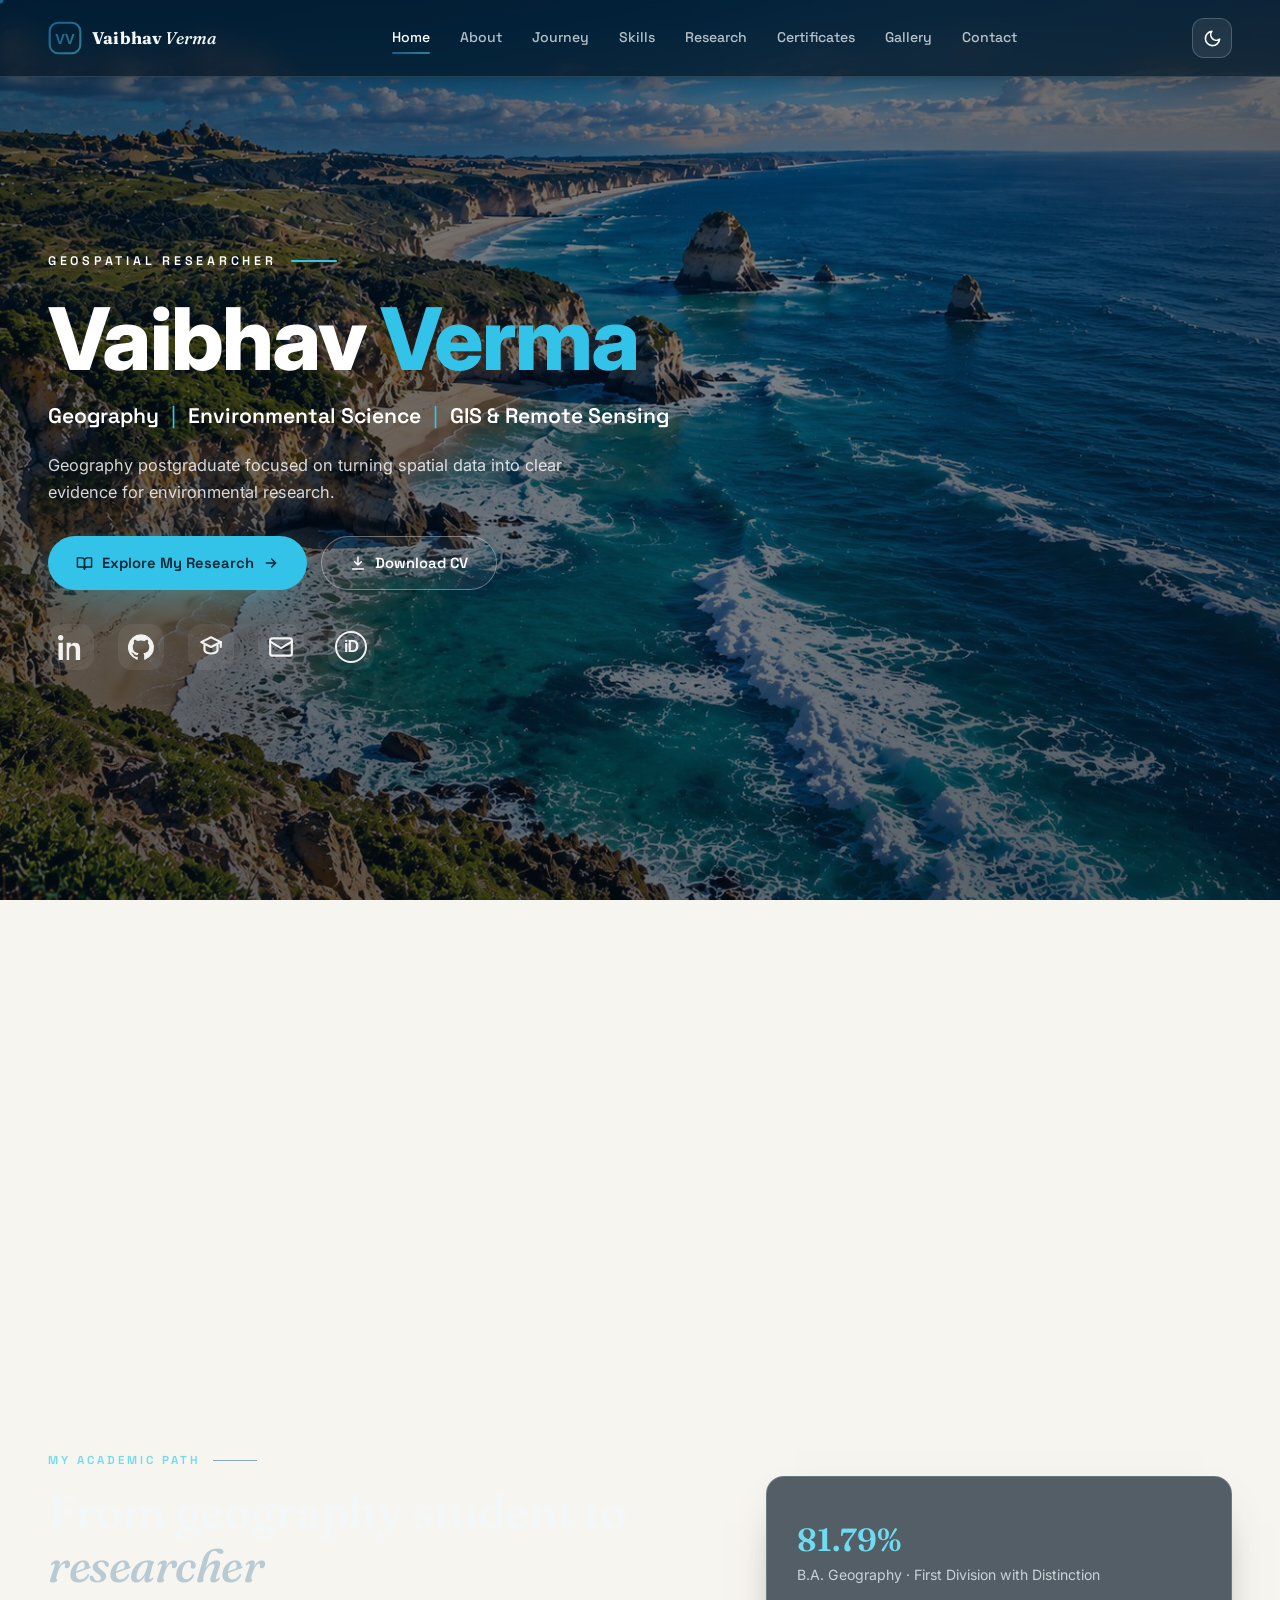
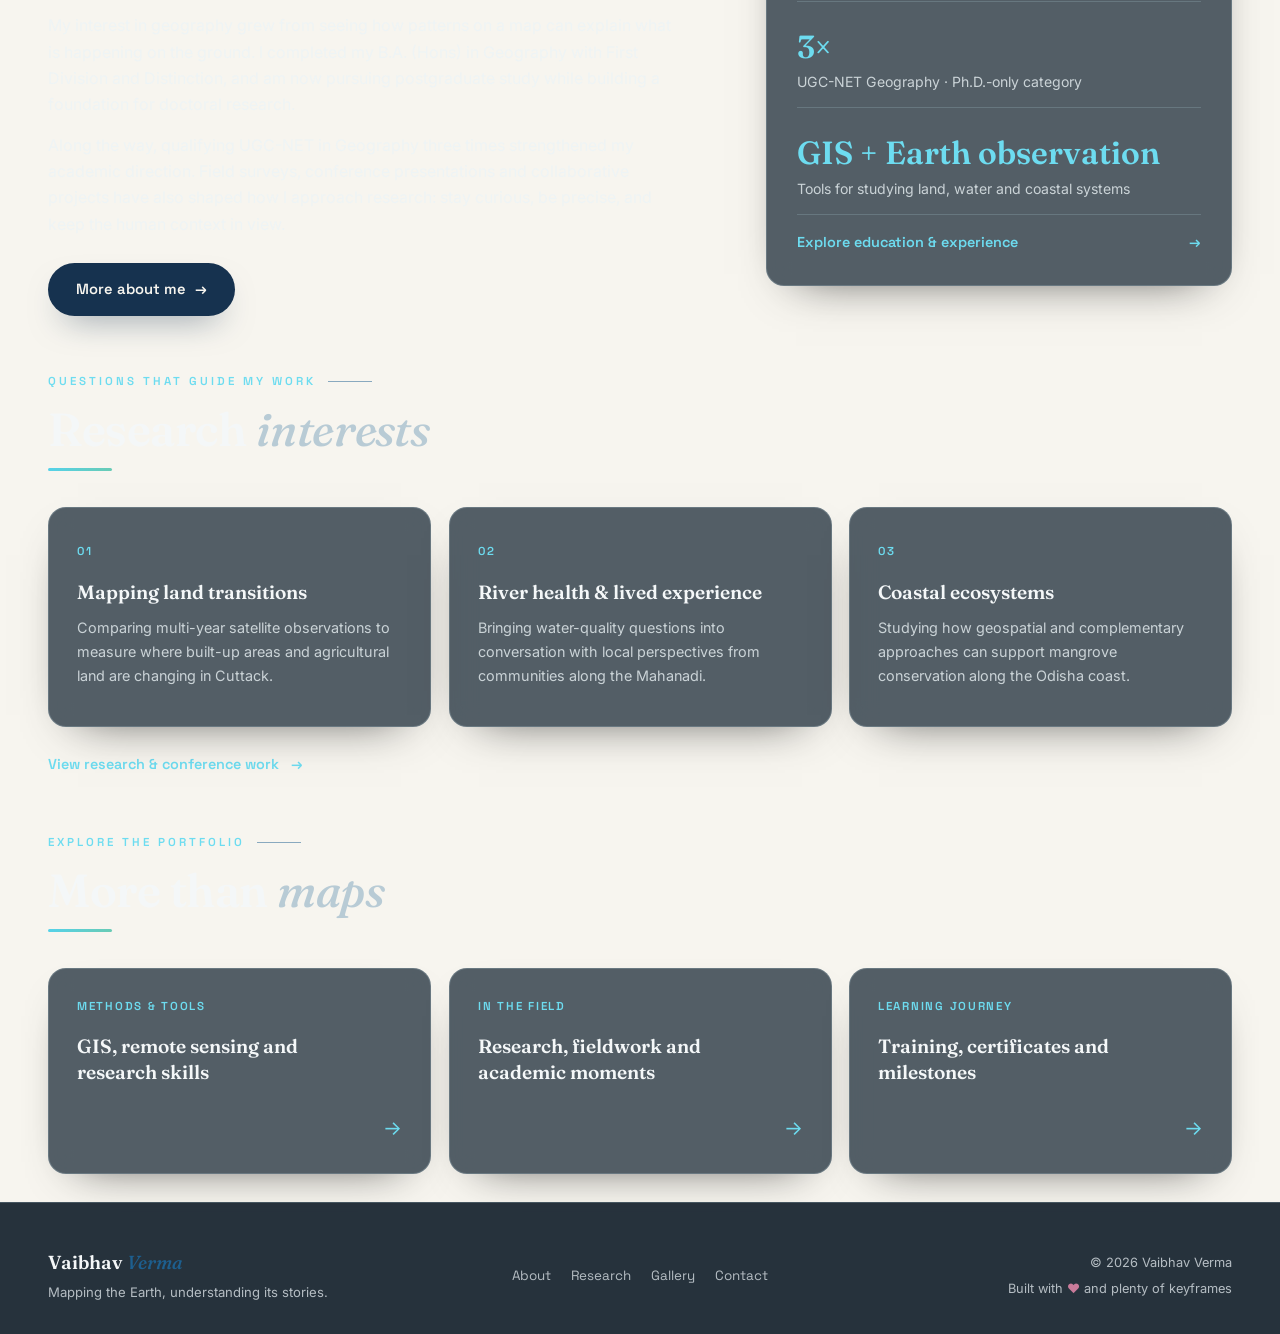
<file: index.html>
<!DOCTYPE html>
<html lang="en" data-theme="light" data-page="home">
<head>
  <meta charset="UTF-8">
  <meta name="viewport" content="width=device-width, initial-scale=1.0">
  <meta name="theme-color" content="#F7F5EF">
  <title>Vaibhav Verma &mdash; Coastal Geospatial Research Portfolio</title>
  <meta name="description" content="Meet Vaibhav Verma, Geography postgraduate building a research path in geospatial and environmental studies.">
  <link rel="icon" href="data:image/svg+xml,%3Csvg xmlns='http://www.w3.org/2000/svg' viewBox='0 0 64 64'%3E%3Crect width='64' height='64' rx='14' fill='%2316324F'/%3E%3Ctext x='32' y='43' font-family='Georgia,serif' font-style='italic' font-size='28' font-weight='700' text-anchor='middle' fill='%23F7F5EF'%3EVV%3C/text%3E%3C/svg%3E">
  <link rel="preconnect" href="https://fonts.googleapis.com">
  <link rel="preconnect" href="https://fonts.gstatic.com" crossorigin>
  <link href="https://fonts.googleapis.com/css2?family=Fraunces:ital,wght@0,500;0,600;0,700;1,500;1,600&family=Inter:wght@400;500;600&family=Space+Grotesk:wght@500;600&display=swap" rel="stylesheet">
  <link rel="stylesheet" href="css/style.css?v=37">
  <script type="application/ld+json">
  {
    "@context": "https://schema.org",
    "@type": "Person",
    "name": "Vaibhav Verma",
    "email": "mailto:vaibhavverma582@gmail.com",
    "telephone": "+91 81760 44864",
    "jobTitle": "Geospatial Researcher",
    "sameAs": [
      "https://linkedin.com/in/vaibhavverma582",
      "https://github.com/vaibhavverma582-rgb",
      "https://orcid.org/0009-0002-1456-6059"
    ]
  }
  </script>
</head>
<body class="loading">
  <main class="home-page">
    <div class="home-background" aria-hidden="true">
      <video autoplay muted loop playsinline preload="metadata" poster="assets/hero-coast.jpg?v=3">
        <source src="assets/hero-coast-hq.mp4?v=1" type="video/mp4">
      </video>
      <div class="home-background-shade"></div>
    </div>
    <section id="home" class="hero">
      <div class="container hero-inner">
        <div class="hero-text">
          <span class="hero-kicker reveal" style="--d:.05s">Geospatial Researcher</span>
          <h1 class="hero-name reveal" style="--d:.15s">Vaibhav <span class="accent">Verma</span></h1>
          <p class="hero-sub reveal" style="--d:.22s">
            <span>Geography</span><i>|</i><span>Environmental Science</span><i>|</i><span>GIS &amp; Remote Sensing</span>
          </p>
          <p class="hero-tag reveal" style="--d:.3s">
            Geography postgraduate focused on turning spatial data into clear evidence for environmental research.
          </p>
          <div class="hero-ctas reveal" style="--d:.38s">
            <a href="research.html" class="btn btn-primary magnetic">
              <svg viewBox="0 0 24 24" width="17" height="17" fill="none" stroke="currentColor" stroke-width="2" stroke-linecap="round" stroke-linejoin="round"><path d="M2 4h6a4 4 0 0 1 4 4v12a3 3 0 0 0-3-3H2z"/><path d="M22 4h-6a4 4 0 0 0-4 4v12a3 3 0 0 1 3-3h7z"/></svg>
              Explore My Research
              <svg viewBox="0 0 24 24" width="16" height="16" fill="none" stroke="currentColor" stroke-width="2.2" stroke-linecap="round" stroke-linejoin="round"><path d="M5 12h14M13 6l6 6-6 6"/></svg>
            </a>
            <a href="assets/Vaibhav_Verma_CV.pdf" download class="btn btn-ghost magnetic">
              <svg viewBox="0 0 24 24" width="16" height="16" fill="none" stroke="currentColor" stroke-width="2.2" stroke-linecap="round" stroke-linejoin="round"><path d="M12 3v12M7 10l5 5 5-5M4 21h16"/></svg>
              Download CV
            </a>
          </div>
          <div class="hero-socials reveal" style="--d:.46s">
            <a class="social magnetic" href="https://linkedin.com/in/vaibhavverma582" target="_blank" rel="noopener" aria-label="LinkedIn">
              <svg viewBox="0 0 24 24" width="17" height="17" fill="currentColor"><path d="M4.98 3.5C4.98 4.88 3.87 6 2.5 6S0 4.88 0 3.5 1.12 1 2.5 1s2.48 1.12 2.48 2.5zM.5 8h4V24h-4V8zm7.5 0h3.8v2.2h.05c.53-1 1.83-2.2 3.77-2.2 4.03 0 4.78 2.65 4.78 6.1V24h-4v-8.5c0-2.03-.04-4.64-2.83-4.64-2.83 0-3.27 2.2-3.27 4.5V24H8V8z"/></svg>
            </a>
            <a class="social magnetic" href="https://github.com/vaibhavverma582-rgb" target="_blank" rel="noopener" aria-label="GitHub">
              <svg viewBox="0 0 24 24" width="17" height="17" fill="currentColor"><path d="M12 .3a12 12 0 0 0-3.8 23.4c.6.1.8-.3.8-.6v-2c-3.3.7-4-1.6-4-1.6-.6-1.4-1.4-1.8-1.4-1.8-1.1-.7.1-.7.1-.7 1.2.1 1.9 1.2 1.9 1.2 1.1 1.9 2.8 1.3 3.5 1 .1-.8.4-1.3.8-1.6-2.7-.3-5.5-1.3-5.5-5.9 0-1.3.5-2.4 1.2-3.2-.1-.3-.5-1.5.1-3.2 0 0 1-.3 3.3 1.2a11.5 11.5 0 0 1 6 0c2.3-1.5 3.3-1.2 3.3-1.2.6 1.7.2 2.9.1 3.2.8.8 1.2 1.9 1.2 3.2 0 4.6-2.8 5.6-5.5 5.9.4.4.8 1.1.8 2.2v3.3c0 .3.2.7.8.6A12 12 0 0 0 12 .3z"/></svg>
            </a>
            <a class="social magnetic" href="journey.html" aria-label="Education">
              <svg viewBox="0 0 24 24" width="17" height="17" fill="none" stroke="currentColor" stroke-width="2" stroke-linecap="round" stroke-linejoin="round"><path d="M12 3l9 4.5-9 4.5-9-4.5L12 3z"/><path d="M6 10.5V15c0 1.5 2.7 3 6 3s6-1.5 6-3v-4.5"/><path d="M21 7.5V12"/></svg>
            </a>
            <a class="social magnetic" href="mailto:vaibhavverma582@gmail.com" aria-label="Email">
              <svg viewBox="0 0 24 24" width="17" height="17" fill="none" stroke="currentColor" stroke-width="2" stroke-linecap="round" stroke-linejoin="round"><rect x="2" y="4" width="20" height="16" rx="2"/><path d="m22 7-10 6L2 7"/></svg>
            </a>
            <a class="social magnetic" href="https://orcid.org/0009-0002-1456-6059" target="_blank" rel="noopener" aria-label="ORCID">
              <span class="social-text">iD</span>
            </a>
          </div>
        </div>
      </div>
    </section>

    <section class="section capability-section">
      <div class="container">
        <div class="section-head reveal">
          <span class="sec-kicker">How I explore the world</span>
          <h2 class="sec-title">Geography <span class="amp">in action</span></h2>
          <span class="sec-line"></span>
        </div>
        <div class="capability-descriptions">
          <article class="capability-description reveal" style="--d:.05s">
            <span class="capability-number">01</span>
            <div>
              <h3>Satellite data analysis</h3>
              <p>Use Earth-observation imagery and time-series to trace environmental change across places and years.</p>
            </div>
          </article>
          <article class="capability-description reveal" style="--d:.12s">
            <span class="capability-number">02</span>
            <div>
              <h3>GIS &amp; spatial modelling</h3>
              <p>Turn geographic datasets into clear maps and spatial comparisons that support research questions.</p>
            </div>
          </article>
          <article class="capability-description reveal" style="--d:.19s">
            <span class="capability-number">03</span>
            <div>
              <h3>Coasts, rivers &amp; communities</h3>
              <p>Bring field observations and local context alongside mapped evidence of water and landscape systems.</p>
            </div>
          </article>
          <article class="capability-description reveal" style="--d:.26s">
            <span class="capability-number">04</span>
            <div>
              <h3>Climate &amp; sustainability</h3>
              <p>Explore how geospatial research can inform conservation and more resilient environmental decisions.</p>
            </div>
          </article>
        </div>
      </div>
    </section>

    <section class="section home-overview">
      <div class="container">
        <div class="home-overview-grid">
          <div class="home-overview-copy reveal-left">
            <span class="sec-kicker">My academic path</span>
            <h2 class="sec-title">From geography student to <span class="amp">researcher</span></h2>
            <p>My interest in geography grew from seeing how patterns on a map can explain what is happening on the ground. I completed my B.A. (Hons) in Geography with First Division and Distinction, and am now pursuing postgraduate study while building a foundation for doctoral research.</p>
            <p>Along the way, qualifying UGC-NET in Geography three times strengthened my academic direction. Field surveys, conference presentations and collaborative projects have also shaped how I approach research: stay curious, be precise, and keep the human context in view.</p>
            <a class="btn btn-primary magnetic" href="about.html">More about me <span aria-hidden="true">→</span></a>
          </div>
          <div class="home-facts reveal-right">
            <article class="home-fact">
              <span class="home-fact-value">81.79%</span>
              <span class="home-fact-label">B.A. Geography · First Division with Distinction</span>
            </article>
            <article class="home-fact">
              <span class="home-fact-value">3×</span>
              <span class="home-fact-label">UGC-NET Geography · Ph.D.-only category</span>
            </article>
            <article class="home-fact">
              <span class="home-fact-value">GIS + Earth observation</span>
              <span class="home-fact-label">Tools for studying land, water and coastal systems</span>
            </article>
            <a class="home-fact-link" href="journey.html">Explore education &amp; experience <span aria-hidden="true">→</span></a>
          </div>
        </div>
      </div>
    </section>

    <section class="section section-alt home-research">
      <div class="container">
        <div class="section-head reveal">
          <span class="sec-kicker">Questions that guide my work</span>
          <h2 class="sec-title">Research <span class="amp">interests</span></h2>
          <span class="sec-line"></span>
        </div>
        <div class="home-interest-grid">
          <article class="home-interest reveal" style="--d:.05s">
            <span class="home-interest-number">01</span>
            <h3>Mapping land transitions</h3>
            <p>Comparing multi-year satellite observations to measure where built-up areas and agricultural land are changing in Cuttack.</p>
          </article>
          <article class="home-interest reveal" style="--d:.15s">
            <span class="home-interest-number">02</span>
            <h3>River health &amp; lived experience</h3>
            <p>Bringing water-quality questions into conversation with local perspectives from communities along the Mahanadi.</p>
          </article>
          <article class="home-interest reveal" style="--d:.25s">
            <span class="home-interest-number">03</span>
            <h3>Coastal ecosystems</h3>
            <p>Studying how geospatial and complementary approaches can support mangrove conservation along the Odisha coast.</p>
          </article>
        </div>
        <a class="home-section-link" href="research.html">View research &amp; conference work <span aria-hidden="true">→</span></a>
      </div>
    </section>

    <section class="section home-pathways">
      <div class="container">
        <div class="section-head reveal">
          <span class="sec-kicker">Explore the portfolio</span>
          <h2 class="sec-title">More than <span class="amp">maps</span></h2>
          <span class="sec-line"></span>
        </div>
        <div class="home-pathway-grid">
          <a class="home-pathway reveal" href="skills.html" style="--d:.05s">
            <span class="home-pathway-label">Methods &amp; tools</span>
            <h3>GIS, remote sensing and research skills</h3>
            <span class="home-pathway-arrow" aria-hidden="true">→</span>
          </a>
          <a class="home-pathway reveal" href="gallery.html" style="--d:.15s">
            <span class="home-pathway-label">In the field</span>
            <h3>Research, fieldwork and academic moments</h3>
            <span class="home-pathway-arrow" aria-hidden="true">→</span>
          </a>
          <a class="home-pathway reveal" href="certificates.html" style="--d:.25s">
            <span class="home-pathway-label">Learning journey</span>
            <h3>Training, certificates and milestones</h3>
            <span class="home-pathway-arrow" aria-hidden="true">→</span>
          </a>
        </div>
      </div>
    </section>
  </main>
  <script src="js/layout.js?v=1"></script>
  <script src="js/script.js?v=23"></script>
</body>
</html>
</file>
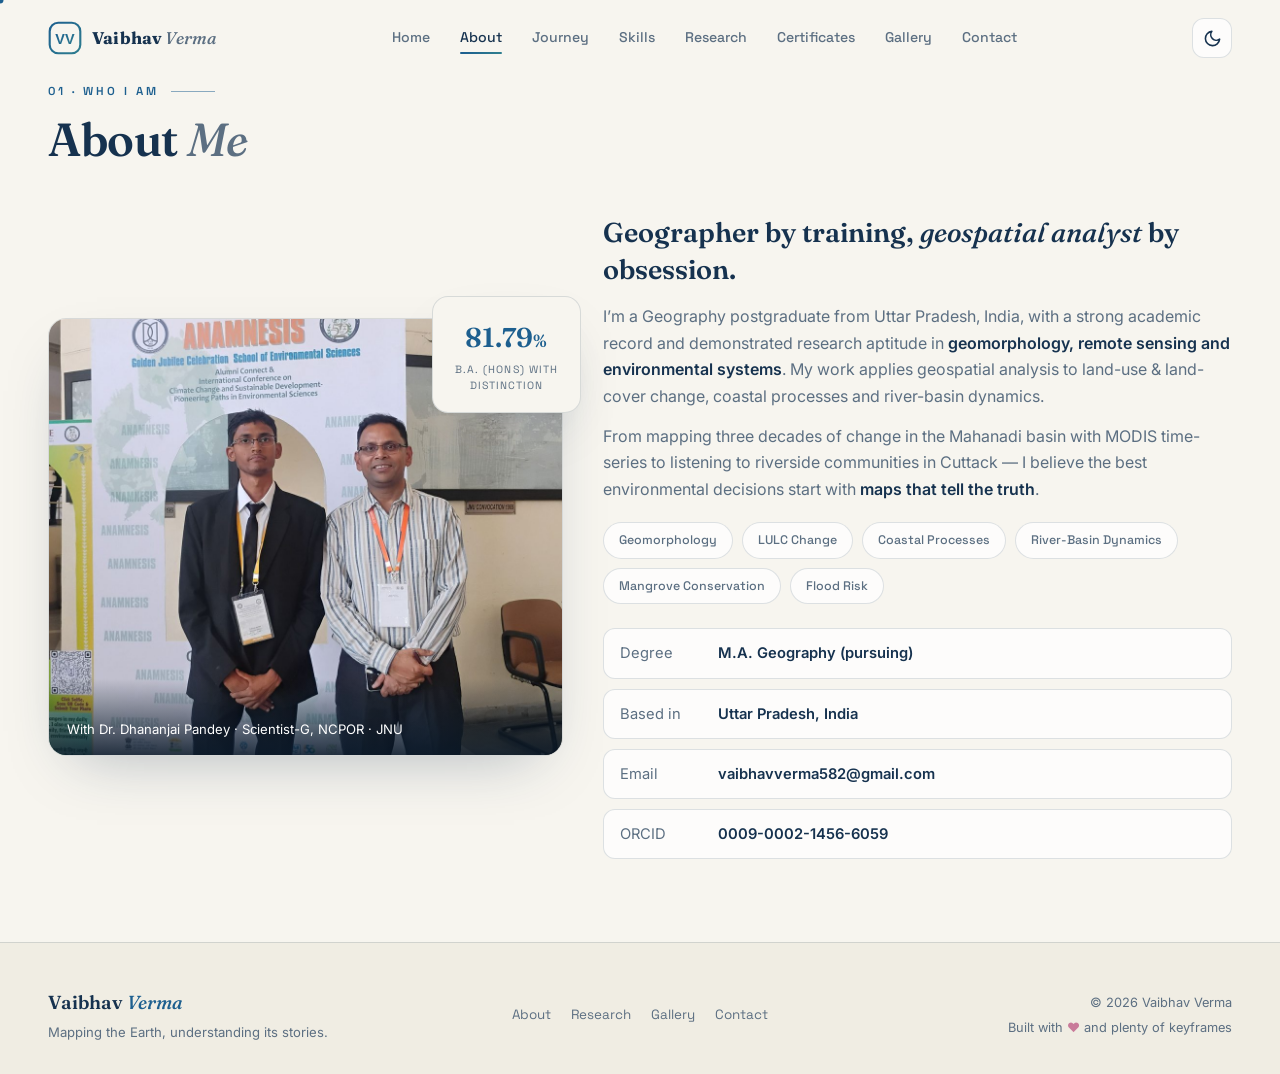
<file: about.html>
<!DOCTYPE html>
<html lang="en" data-theme="light" data-page="about">
<head>
  <meta charset="UTF-8">
  <meta name="viewport" content="width=device-width, initial-scale=1.0">
  <meta name="theme-color" content="#F7F5EF">
  <title>About &mdash; Vaibhav Verma</title>
  <meta name="description" content="About Vaibhav Verma, Geography postgraduate and geospatial researcher.">
  <link rel="icon" href="data:image/svg+xml,%3Csvg xmlns='http://www.w3.org/2000/svg' viewBox='0 0 64 64'%3E%3Crect width='64' height='64' rx='14' fill='%2316324F'/%3E%3Ctext x='32' y='43' font-family='Georgia,serif' font-style='italic' font-size='28' font-weight='700' text-anchor='middle' fill='%23F7F5EF'%3EVV%3C/text%3E%3C/svg%3E">
  <link rel="preconnect" href="https://fonts.googleapis.com">
  <link rel="preconnect" href="https://fonts.gstatic.com" crossorigin>
  <link href="https://fonts.googleapis.com/css2?family=Fraunces:ital,wght@0,500;0,600;0,700;1,500;1,600&family=Inter:wght@400;500;600&family=Space+Grotesk:wght@500;600&display=swap" rel="stylesheet">
  <link rel="stylesheet" href="css/style.css?v=26">
  <script type="application/ld+json">
  {
    "@context": "https://schema.org",
    "@type": "Person",
    "name": "Vaibhav Verma",
    "email": "mailto:vaibhavverma582@gmail.com",
    "telephone": "+91 81760 44864",
    "jobTitle": "Geospatial Researcher",
    "sameAs": [
      "https://linkedin.com/in/vaibhavverma582",
      "https://github.com/vaibhavverma582-rgb",
      "https://orcid.org/0009-0002-1456-6059"
    ]
  }
  </script>
</head>
<body class="loading">
  <main>
    <section id="about" class="section">
      <div class="container">
        <div class="section-head reveal">
          <span class="sec-kicker">01 · Who I Am</span>
          <h2 class="sec-title">About <span class="amp">Me</span></h2>
          <span class="sec-line"></span>
        </div>

        <div class="about-grid">
          <div class="about-visual reveal-left">
            <div class="about-img-wrap tilt">
              <img src="assets/gallery-conference-jnu.jpg?v=2" alt="Vaibhav Verma with Dr. Dhananjai Pandey at the JNU conference" loading="lazy">
              <div class="about-img-cap"><span>With Dr. Dhananjai Pandey · Scientist-G, NCPOR · JNU</span></div>
            </div>
            <div class="exp-float reveal-zoom" style="--d:.3s">
              <span class="exp-num">81.79<em>%</em></span>
              <span class="exp-lbl">B.A. (Hons) with<br>Distinction</span>
            </div>
          </div>
          <div class="about-copy reveal-right">
            <h3>Geographer by training, <em>geospatial analyst</em> by obsession.</h3>
            <p>
              I&rsquo;m a Geography postgraduate from Uttar Pradesh, India, with a strong academic record and
              demonstrated research aptitude in <strong>geomorphology, remote sensing and environmental systems</strong>.
              My work applies geospatial analysis to land-use &amp; land-cover change, coastal processes and
              river-basin dynamics.
            </p>
            <p>
              From mapping three decades of change in the Mahanadi basin with MODIS time-series to listening to
              riverside communities in Cuttack — I believe the best environmental decisions start with
              <strong>maps that tell the truth</strong>.
            </p>
            <div class="chips">
              <span class="chip">Geomorphology</span>
              <span class="chip">LULC Change</span>
              <span class="chip">Coastal Processes</span>
              <span class="chip">River-Basin Dynamics</span>
              <span class="chip">Mangrove Conservation</span>
              <span class="chip">Flood Risk</span>
            </div>
            <ul class="fact-list">
              <li><span>Degree</span><b>M.A. Geography (pursuing)</b></li>
              <li><span>Based in</span><b>Uttar Pradesh, India</b></li>
              <li><span>Email</span><b><a href="mailto:vaibhavverma582@gmail.com">vaibhavverma582@gmail.com</a></b></li>
              <li><span>ORCID</span><b><a href="https://orcid.org/0009-0002-1456-6059" target="_blank" rel="noopener">0009-0002-1456-6059</a></b></li>
            </ul>
          </div>
        </div>
      </div>
    </section>
  </main>
  <script src="js/layout.js?v=1"></script>
  <script src="js/script.js?v=22"></script>
</body>
</html>
</file>
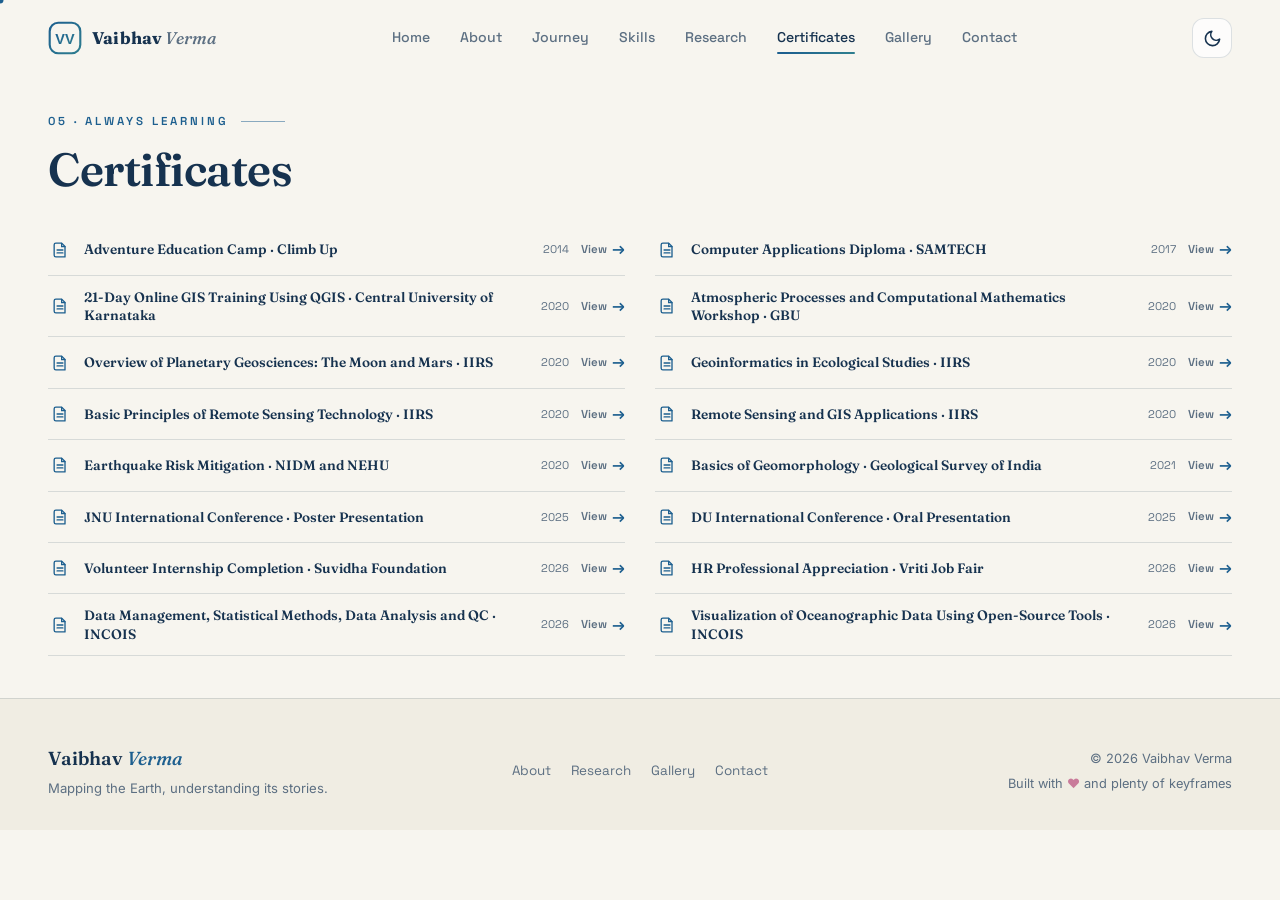
<file: certificates.html>
<!DOCTYPE html>
<html lang="en" data-theme="light" data-page="certificates">
<head>
  <meta charset="UTF-8">
  <meta name="viewport" content="width=device-width, initial-scale=1.0">
  <meta name="theme-color" content="#F7F5EF">
  <title>Certificates &mdash; Vaibhav Verma</title>
  <meta name="description" content="Professional and academic certificates earned by Vaibhav Verma.">
  <link rel="icon" href="data:image/svg+xml,%3Csvg xmlns='http://www.w3.org/2000/svg' viewBox='0 0 64 64'%3E%3Crect width='64' height='64' rx='14' fill='%2316324F'/%3E%3Ctext x='32' y='43' font-family='Georgia,serif' font-style='italic' font-size='28' font-weight='700' text-anchor='middle' fill='%23F7F5EF'%3EVV%3C/text%3E%3C/svg%3E">
  <link rel="preconnect" href="https://fonts.googleapis.com">
  <link rel="preconnect" href="https://fonts.gstatic.com" crossorigin>
  <link href="https://fonts.googleapis.com/css2?family=Fraunces:ital,wght@0,500;0,600;0,700;1,500;1,600&family=Inter:wght@400;500;600&family=Space+Grotesk:wght@500;600&display=swap" rel="stylesheet">
  <link rel="stylesheet" href="css/style.css?v=27">
  <script type="application/ld+json">
  {
    "@context": "https://schema.org",
    "@type": "Person",
    "name": "Vaibhav Verma",
    "email": "mailto:vaibhavverma582@gmail.com",
    "telephone": "+91 81760 44864",
    "jobTitle": "Geospatial Researcher",
    "sameAs": [
      "https://linkedin.com/in/vaibhavverma582",
      "https://github.com/vaibhavverma582-rgb",
      "https://orcid.org/0009-0002-1456-6059"
    ]
  }
  </script>
</head>
<body class="loading">
  <main>
    <section id="certs" class="section">
      <div class="container">
        <div class="section-head reveal">
          <span class="sec-kicker">05 · Always Learning</span>
          <h2 class="sec-title">Certificates</h2>
          <span class="sec-line"></span>
        </div>
        <div class="certificate-cards"></div>
      </div>
    </section>
  </main>
  <script src="js/layout.js?v=1"></script>
  <script src="js/script.js?v=22"></script>
</body>
</html>
</file>
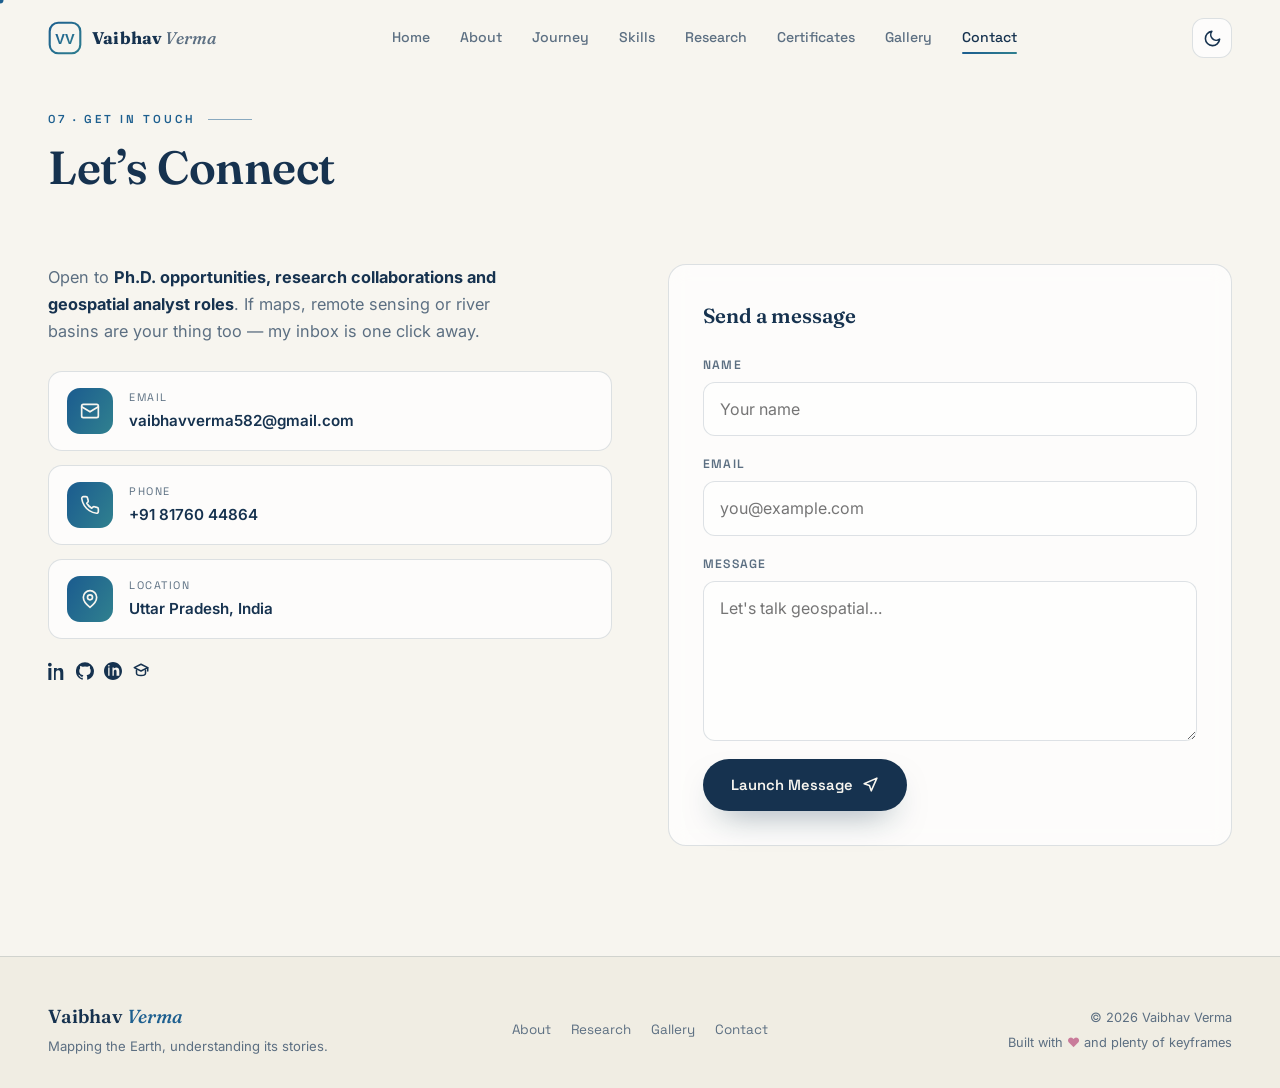
<file: contact.html>
<!DOCTYPE html>
<html lang="en" data-theme="light" data-page="contact">
<head>
  <meta charset="UTF-8">
  <meta name="viewport" content="width=device-width, initial-scale=1.0">
  <meta name="theme-color" content="#F7F5EF">
  <title>Contact &mdash; Vaibhav Verma</title>
  <meta name="description" content="Contact Vaibhav Verma for research collaborations and geospatial opportunities.">
  <link rel="icon" href="data:image/svg+xml,%3Csvg xmlns='http://www.w3.org/2000/svg' viewBox='0 0 64 64'%3E%3Crect width='64' height='64' rx='14' fill='%2316324F'/%3E%3Ctext x='32' y='43' font-family='Georgia,serif' font-style='italic' font-size='28' font-weight='700' text-anchor='middle' fill='%23F7F5EF'%3EVV%3C/text%3E%3C/svg%3E">
  <link rel="preconnect" href="https://fonts.googleapis.com">
  <link rel="preconnect" href="https://fonts.gstatic.com" crossorigin>
  <link href="https://fonts.googleapis.com/css2?family=Fraunces:ital,wght@0,500;0,600;0,700;1,500;1,600&family=Inter:wght@400;500;600&family=Space+Grotesk:wght@500;600&display=swap" rel="stylesheet">
  <link rel="stylesheet" href="css/style.css?v=25">
  <script type="application/ld+json">
  {
    "@context": "https://schema.org",
    "@type": "Person",
    "name": "Vaibhav Verma",
    "email": "mailto:vaibhavverma582@gmail.com",
    "telephone": "+91 81760 44864",
    "jobTitle": "Geospatial Researcher",
    "sameAs": [
      "https://linkedin.com/in/vaibhavverma582",
      "https://github.com/vaibhavverma582-rgb",
      "https://orcid.org/0009-0002-1456-6059"
    ]
  }
  </script>
</head>
<body class="loading">
  <main>
    <section id="contact" class="section">
      <div class="container">
        <div class="section-head reveal">
          <span class="sec-kicker">07 · Get In Touch</span>
          <h2 class="sec-title">Let&rsquo;s Connect</h2>
          <span class="sec-line"></span>
        </div>
        <div class="contact-grid">
          <div class="contact-info">
            <p class="reveal-left">Open to <b>Ph.D. opportunities, research collaborations and geospatial analyst roles</b>. If maps, remote sensing or river basins are your thing too — my inbox is one click away.</p>
            <a class="c-card reveal-left" style="--d:.1s" href="mailto:vaibhavverma582@gmail.com">
              <span class="c-ic"><svg viewBox="0 0 24 24" width="20" height="20" fill="none" stroke="currentColor" stroke-width="2" stroke-linecap="round" stroke-linejoin="round"><rect x="2" y="4" width="20" height="16" rx="2"/><path d="m22 7-10 6L2 7"/></svg></span>
              <span><small>Email</small><b>vaibhavverma582@gmail.com</b></span>
            </a>
            <a class="c-card reveal-left" style="--d:.15s" href="tel:+918176044864">
              <span class="c-ic"><svg viewBox="0 0 24 24" width="20" height="20" fill="none" stroke="currentColor" stroke-width="2" stroke-linecap="round" stroke-linejoin="round"><path d="M22 16.9v3a2 2 0 0 1-2.2 2 19.8 19.8 0 0 1-8.6-3.1 19.5 19.5 0 0 1-6-6A19.8 19.8 0 0 1 2.1 4.2 2 2 0 0 1 4.1 2h3a2 2 0 0 1 2 1.7c.13.96.36 1.9.7 2.8a2 2 0 0 1-.45 2.1L8.1 9.9a16 16 0 0 0 6 6l1.3-1.3a2 2 0 0 1 2.1-.45c.9.34 1.84.57 2.8.7A2 2 0 0 1 22 16.9z"/></svg></span>
              <span><small>Phone</small><b>+91 81760 44864</b></span>
            </a>
            <div class="c-card reveal-left" style="--d:.2s">
              <span class="c-ic"><svg viewBox="0 0 24 24" width="20" height="20" fill="none" stroke="currentColor" stroke-width="2" stroke-linecap="round" stroke-linejoin="round"><path d="M20 10c0 6-8 12-8 12s-8-6-8-12a8 8 0 0 1 16 0z"/><circle cx="12" cy="10" r="3"/></svg></span>
              <span><small>Location</small><b>Uttar Pradesh, India</b></span>
            </div>
            <div class="social-row reveal-left" style="--d:.25s">
              <a class="social magnetic" href="https://linkedin.com/in/vaibhavverma582" target="_blank" rel="noopener" aria-label="LinkedIn"><svg viewBox="0 0 24 24" width="18" height="18" fill="currentColor"><path d="M4.98 3.5C4.98 4.88 3.87 6 2.5 6S0 4.88 0 3.5 1.12 1 2.5 1s2.48 1.12 2.48 2.5zM.5 8h4V24h-4V8zm7.5 0h3.8v2.2h.05c.53-1 1.83-2.2 3.77-2.2 4.03 0 4.78 2.65 4.78 6.1V24h-4v-8.5c0-2.03-.04-4.64-2.83-4.64-2.83 0-3.27 2.2-3.27 4.5V24H8V8z"/></svg></a>
              <a class="social magnetic" href="https://github.com/vaibhavverma582-rgb" target="_blank" rel="noopener" aria-label="GitHub"><svg viewBox="0 0 24 24" width="18" height="18" fill="currentColor"><path d="M12 .3a12 12 0 0 0-3.8 23.4c.6.1.8-.3.8-.6v-2c-3.3.7-4-1.6-4-1.6-.6-1.4-1.4-1.8-1.4-1.8-1.1-.7.1-.7.1-.7 1.2.1 1.9 1.2 1.9 1.2 1.1 1.9 2.8 1.3 3.5 1 .1-.8.4-1.3.8-1.6-2.7-.3-5.5-1.3-5.5-5.9 0-1.3.5-2.4 1.2-3.2-.1-.3-.5-1.5.1-3.2 0 0 1-.3 3.3 1.2a11.5 11.5 0 0 1 6 0c2.3-1.5 3.3-1.2 3.3-1.2.6 1.7.2 2.9.1 3.2.8.8 1.2 1.9 1.2 3.2 0 4.6-2.8 5.6-5.5 5.9.4.4.8 1.1.8 2.2v3.3c0 .3.2.7.8.6A12 12 0 0 0 12 .3z"/></svg></a>
              <a class="social magnetic" href="https://orcid.org/0009-0002-1456-6059" target="_blank" rel="noopener" aria-label="ORCID"><svg viewBox="0 0 24 24" width="18" height="18" fill="currentColor"><path d="M12 0C5.4 0 0 5.4 0 12s5.4 12 12 12 12-5.4 12-12S18.6 0 12 0zM7.4 18.2H5.6V7.4h1.8v10.8zm-.9-12a1.1 1.1 0 1 1 0-2.2 1.1 1.1 0 0 1 0 2.2zm12 12h-1.8v-5.6c0-1.4-.5-2.3-1.7-2.3-1 0-1.5.7-1.8 1.3-.1.2-.1.6-.1.9v5.7h-1.8V7.4h1.8v1.5c.2-.7 1.4-1.7 3.2-1.7 2.3 0 4.1 1.5 4.1 4.8v6.2h-1.9z"/></svg></a>
              <a class="social magnetic" href="https://vidwan.informaticsindia.ac.in/" target="_blank" rel="noopener" aria-label="Vidwan ID 643333"><svg viewBox="0 0 24 24" width="18" height="18" fill="none" stroke="currentColor" stroke-width="2" stroke-linecap="round" stroke-linejoin="round"><path d="M12 3l9 4.5-9 4.5-9-4.5L12 3z"/><path d="M6 10.5V15c0 1.5 2.7 3 6 3s6-1.5 6-3v-4.5"/><path d="M21 7.5V12"/></svg></a>
            </div>
          </div>
          <form class="contact-form reveal-right" id="contact-form" style="--d:.15s">
            <h3>Send a message</h3>
            <div class="f-row">
              <label for="f-name">Name</label>
              <input id="f-name" type="text" placeholder="Your name" required>
            </div>
            <div class="f-row">
              <label for="f-email">Email</label>
              <input id="f-email" type="email" placeholder="you@example.com" required>
            </div>
            <div class="f-row">
              <label for="f-msg">Message</label>
              <textarea id="f-msg" rows="5" placeholder="Let's talk geospatial…" required></textarea>
            </div>
            <button type="submit" class="btn btn-primary magnetic">
              Launch Message
              <svg viewBox="0 0 24 24" width="17" height="17" fill="none" stroke="currentColor" stroke-width="2.2" stroke-linecap="round" stroke-linejoin="round"><path d="m3 11 18-8-8 18-2.5-7.5L3 11z"/></svg>
            </button>
          </form>
        </div>
      </div>
    </section>
  </main>
  <script src="js/layout.js?v=1"></script>
  <script src="js/script.js?v=22"></script>
</body>
</html>
</file>
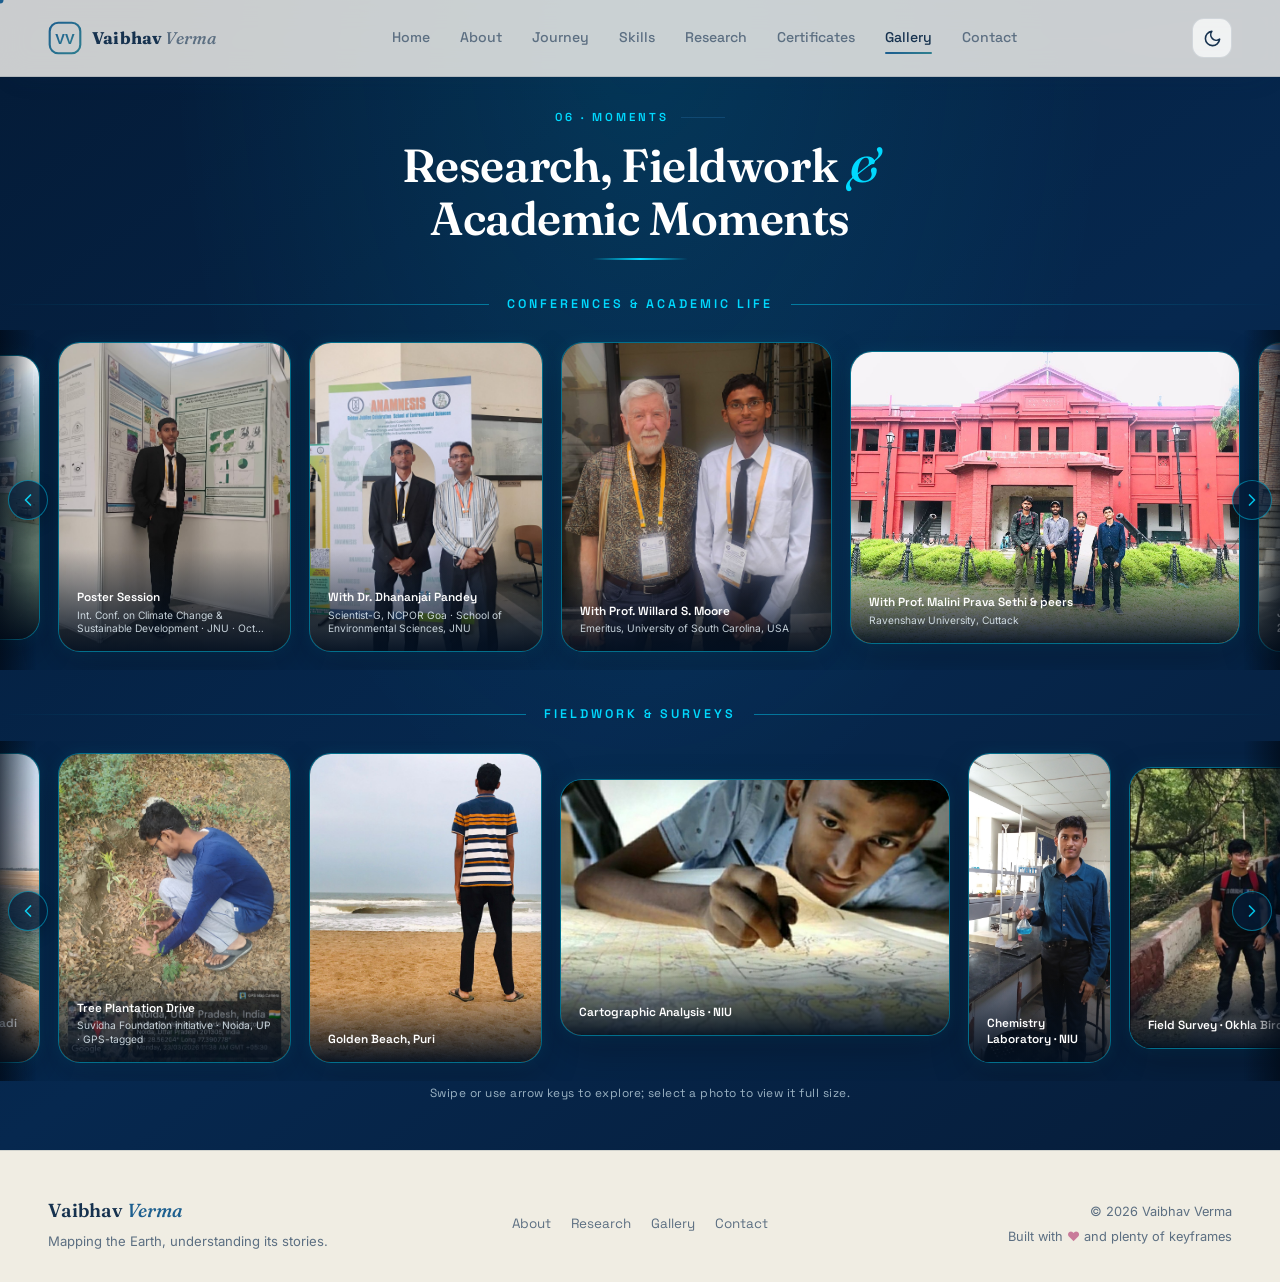
<file: gallery.html>
<!DOCTYPE html>
<html lang="en" data-theme="light" data-page="gallery">
<head>
  <meta charset="UTF-8">
  <meta name="viewport" content="width=device-width, initial-scale=1.0">
  <meta name="theme-color" content="#F7F5EF">
  <title>Research &amp; Fieldwork Gallery &mdash; Vaibhav Verma</title>
  <meta name="description" content="Photos from research, fieldwork and academic events.">
  <link rel="icon" href="data:image/svg+xml,%3Csvg xmlns='http://www.w3.org/2000/svg' viewBox='0 0 64 64'%3E%3Crect width='64' height='64' rx='14' fill='%2316324F'/%3E%3Ctext x='32' y='43' font-family='Georgia,serif' font-style='italic' font-size='28' font-weight='700' text-anchor='middle' fill='%23F7F5EF'%3EVV%3C/text%3E%3C/svg%3E">
  <link rel="preconnect" href="https://fonts.googleapis.com">
  <link rel="preconnect" href="https://fonts.gstatic.com" crossorigin>
  <link href="https://fonts.googleapis.com/css2?family=Fraunces:ital,wght@0,500;0,600;0,700;1,500;1,600&family=Inter:wght@400;500;600&family=Space+Grotesk:wght@500;600&display=swap" rel="stylesheet">
  <link rel="stylesheet" href="css/style.css?v=39">
  <script type="application/ld+json">
  {
    "@context": "https://schema.org",
    "@type": "Person",
    "name": "Vaibhav Verma",
    "email": "mailto:vaibhavverma582@gmail.com",
    "telephone": "+91 81760 44864",
    "jobTitle": "Geospatial Researcher",
    "sameAs": [
      "https://linkedin.com/in/vaibhavverma582",
      "https://github.com/vaibhavverma582-rgb",
      "https://orcid.org/0009-0002-1456-6059"
    ]
  }
  </script>
</head>
<body class="loading">
  <main>
    <section id="gallery" class="section gallery-section">
      <div class="container gallery-heading">
        <div class="section-head reveal">
          <span class="sec-kicker">06 · Moments</span>
          <h2 class="sec-title">Research, Fieldwork <span class="amp">&amp;</span> Academic Moments</h2>
          <span class="sec-line"></span>
        </div>
      </div>
      <div class="gallery-block">
        <h3 class="marquee-label reveal">Conferences &amp; Academic Life</h3>
        <div class="marquee-shell gallery-marquee-shell">
          <button class="marquee-arrow marquee-arrow--prev" type="button" aria-label="Scroll academic photos left" aria-controls="gallery-marquee-academic">
            <svg viewBox="0 0 24 24" aria-hidden="true"><path d="m15 18-6-6 6-6"/></svg>
          </button>
          <div class="gallery-marquee" id="gallery-marquee-academic" role="region" aria-label="Conference and academic photos" aria-describedby="gallery-instructions" tabindex="0">
            <div class="gallery-track">
              <div class="gallery-sequence gallery-grid">
              <figure class="g-item reveal-zoom" style="--d:.05s">
                <img src="assets/gallery-poster.jpg?v=2" alt="Poster presentation at JNU" width="1054" height="1400" loading="lazy">
                <figcaption><b>Poster Session</b><span>Int. Conf. on Climate Change &amp; Sustainable Development · JNU · Oct 2025</span></figcaption>
              </figure>
              <figure class="g-item reveal-zoom" style="--d:.1s">
                <img src="assets/gallery-conference-jnu.jpg?v=2" alt="With Dr. Dhananjai Pandey at JNU conference" width="1056" height="1400" loading="lazy">
                <figcaption><b>With Dr. Dhananjai Pandey</b><span>Scientist-G, NCPOR Goa · School of Environmental Sciences, JNU</span></figcaption>
              </figure>
              <figure class="g-item reveal-zoom" style="--d:.15s">
                <img src="assets/gallery-moore.jpg?v=2" alt="With Emeritus Prof. Willard S. Moore" width="1223" height="1400" loading="lazy">
                <figcaption><b>With Prof. Willard S. Moore</b><span>Emeritus, University of South Carolina, USA</span></figcaption>
              </figure>
              <figure class="g-item reveal-zoom" style="--d:.2s">
                <img src="assets/gallery-ravenshaw.jpg?v=2" alt="Group at Ravenshaw University" width="1400" height="1050" loading="lazy">
                <figcaption><b>With Prof. Malini Prava Sethi &amp; peers</b><span>Ravenshaw University, Cuttack</span></figcaption>
              </figure>
              </div>
            </div>
          </div>
          <button class="marquee-arrow marquee-arrow--next" type="button" aria-label="Scroll academic photos right" aria-controls="gallery-marquee-academic">
            <svg viewBox="0 0 24 24" aria-hidden="true"><path d="m9 18 6-6-6-6"/></svg>
          </button>
        </div>
      </div>

      <div class="gallery-block">
        <h3 class="marquee-label reveal">Fieldwork &amp; Surveys</h3>
        <div class="marquee-shell gallery-marquee-shell">
          <button class="marquee-arrow marquee-arrow--prev" type="button" aria-label="Scroll fieldwork photos left" aria-controls="gallery-marquee-field">
            <svg viewBox="0 0 24 24" aria-hidden="true"><path d="m15 18-6-6 6-6"/></svg>
          </button>
          <div class="gallery-marquee" id="gallery-marquee-field" role="region" aria-label="Fieldwork and survey photos" tabindex="0">
            <div class="gallery-track">
              <div class="gallery-sequence gallery-grid">
              <figure class="g-item reveal-zoom" style="--d:.25s">
                <img src="assets/gallery-plantation.jpg?v=2" alt="Tree plantation drive in Noida" width="1050" height="1400" loading="lazy">
                <figcaption><b>Tree Plantation Drive</b><span>Suvidha Foundation initiative · Noida, UP · GPS-tagged</span></figcaption>
              </figure>
              </div>
            </div>
          </div>
          <button class="marquee-arrow marquee-arrow--next" type="button" aria-label="Scroll fieldwork photos right" aria-controls="gallery-marquee-field">
            <svg viewBox="0 0 24 24" aria-hidden="true"><path d="m9 18 6-6-6-6"/></svg>
          </button>
        </div>
      </div>
      <p class="gallery-hint" id="gallery-instructions">Swipe or use arrow keys to explore; select a photo to view it full size.</p>
    </section>
  </main>
  <script src="js/layout.js?v=1"></script>
  <script src="js/script.js?v=30"></script>
</body>
</html>
</file>
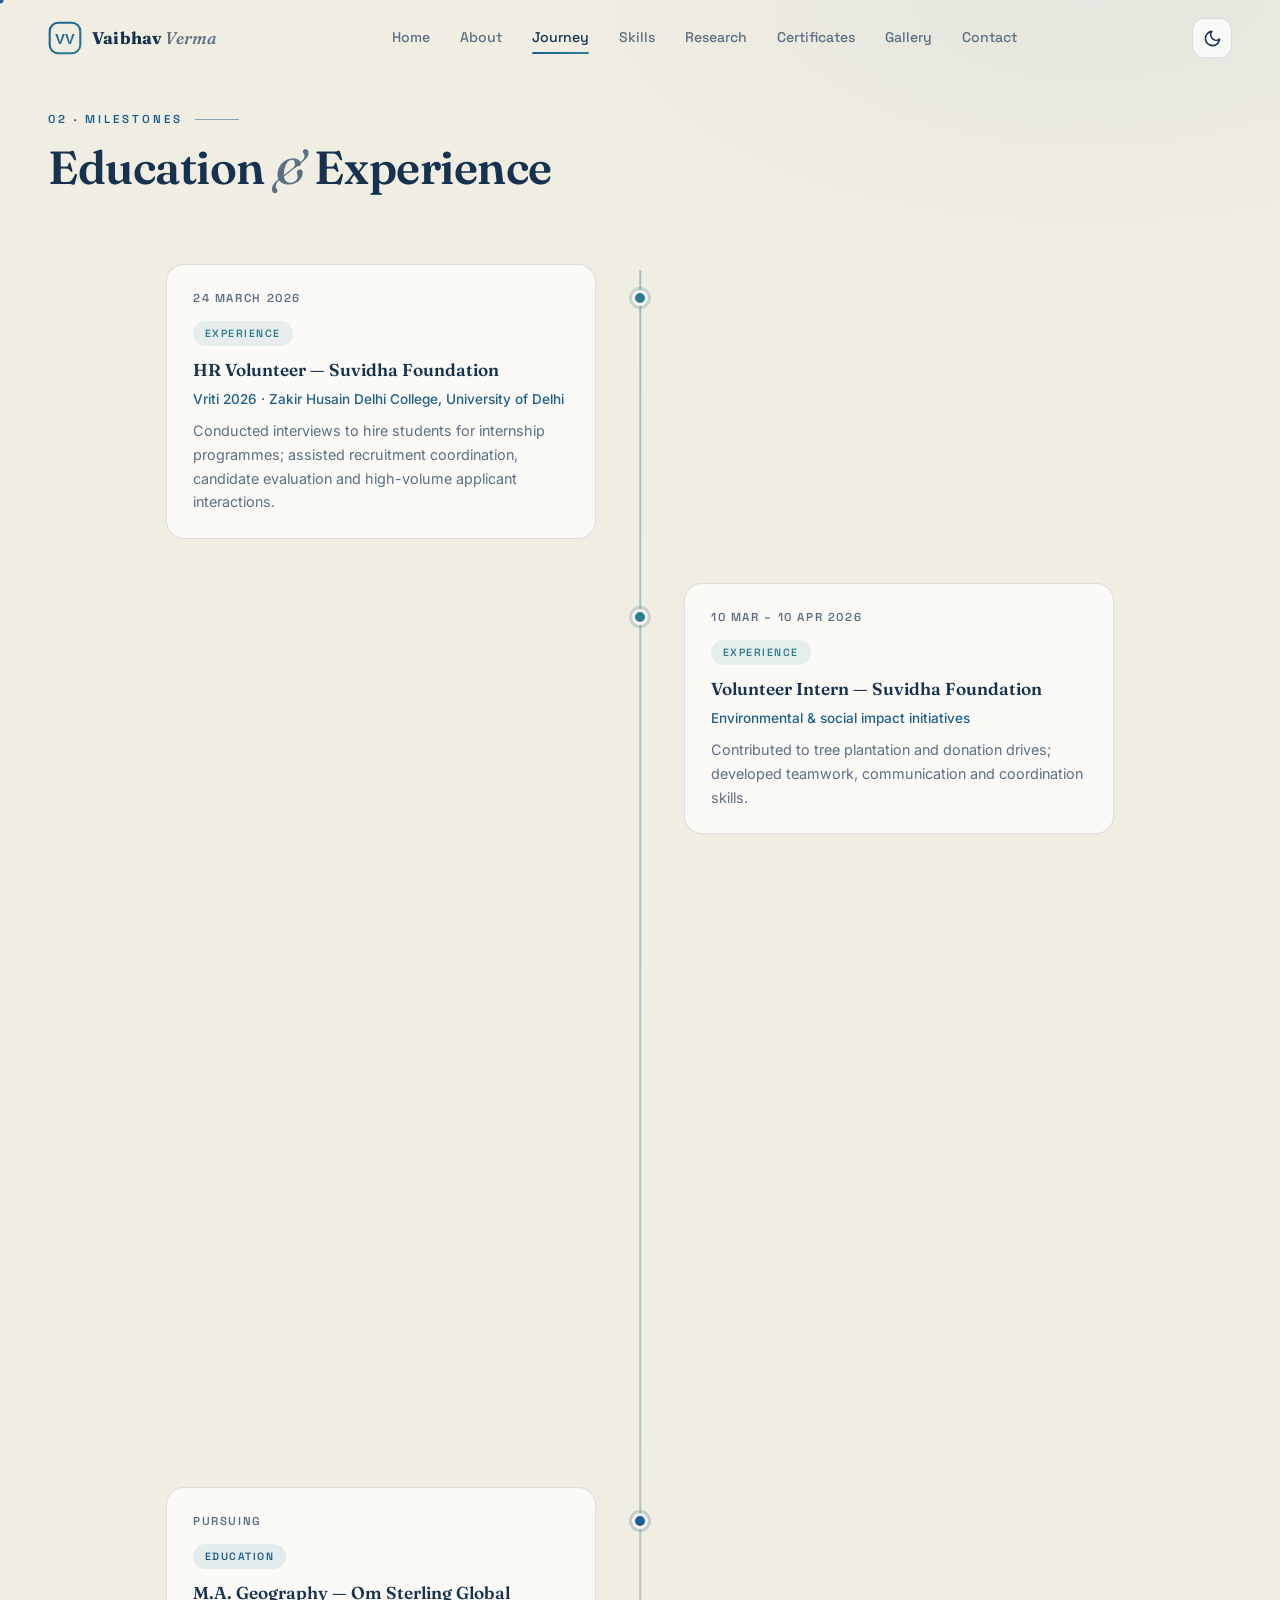
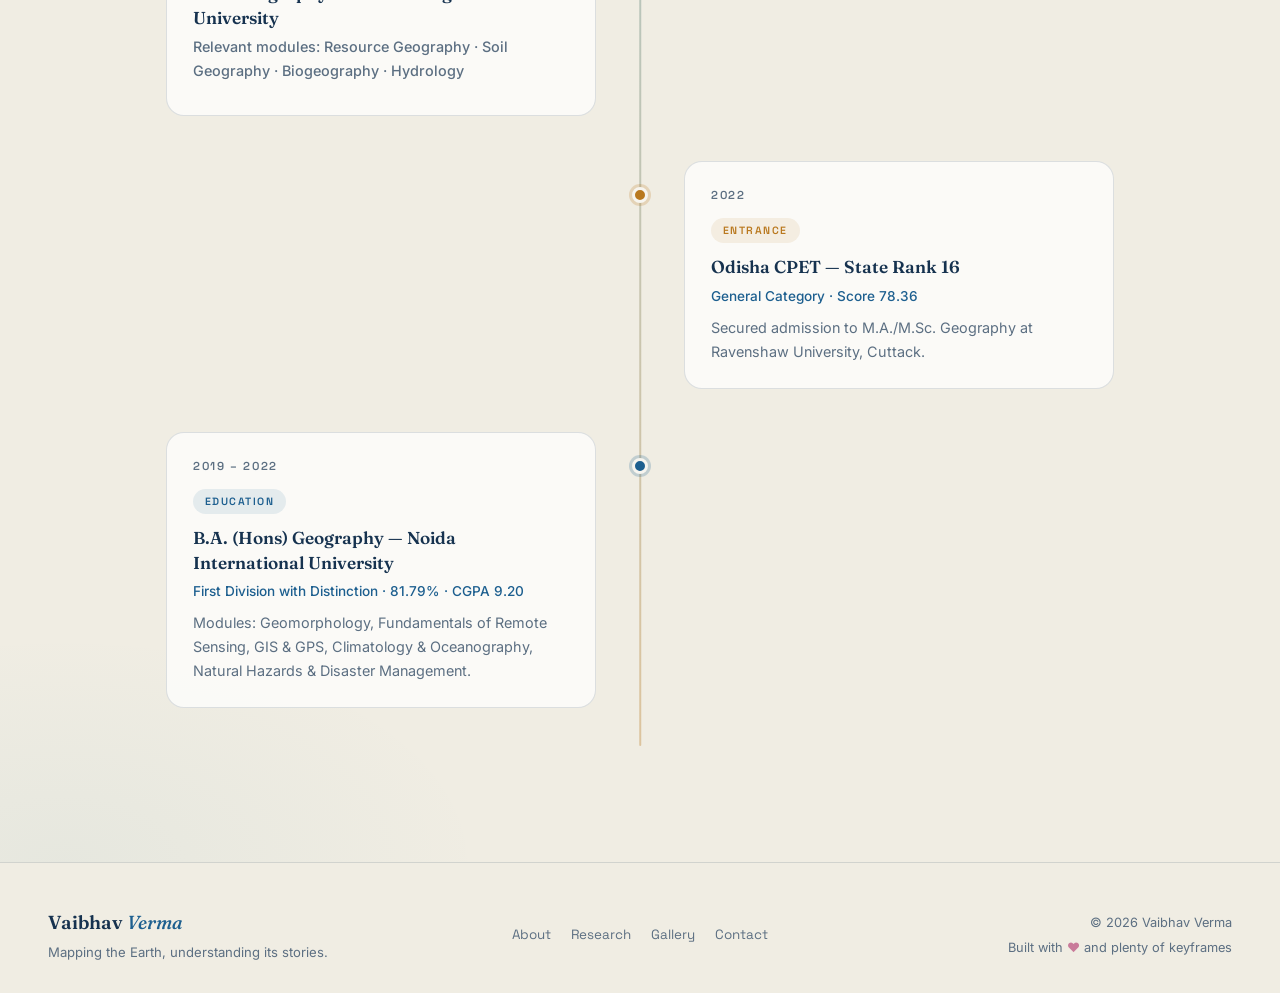
<file: journey.html>
<!DOCTYPE html>
<html lang="en" data-theme="light" data-page="journey">
<head>
  <meta charset="UTF-8">
  <meta name="viewport" content="width=device-width, initial-scale=1.0">
  <meta name="theme-color" content="#F7F5EF">
  <title>Education &amp; Experience &mdash; Vaibhav Verma</title>
  <meta name="description" content="Education, experience and academic milestones of Vaibhav Verma.">
  <link rel="icon" href="data:image/svg+xml,%3Csvg xmlns='http://www.w3.org/2000/svg' viewBox='0 0 64 64'%3E%3Crect width='64' height='64' rx='14' fill='%2316324F'/%3E%3Ctext x='32' y='43' font-family='Georgia,serif' font-style='italic' font-size='28' font-weight='700' text-anchor='middle' fill='%23F7F5EF'%3EVV%3C/text%3E%3C/svg%3E">
  <link rel="preconnect" href="https://fonts.googleapis.com">
  <link rel="preconnect" href="https://fonts.gstatic.com" crossorigin>
  <link href="https://fonts.googleapis.com/css2?family=Fraunces:ital,wght@0,500;0,600;0,700;1,500;1,600&family=Inter:wght@400;500;600&family=Space+Grotesk:wght@500;600&display=swap" rel="stylesheet">
  <link rel="stylesheet" href="css/style.css?v=25">
  <script type="application/ld+json">
  {
    "@context": "https://schema.org",
    "@type": "Person",
    "name": "Vaibhav Verma",
    "email": "mailto:vaibhavverma582@gmail.com",
    "telephone": "+91 81760 44864",
    "jobTitle": "Geospatial Researcher",
    "sameAs": [
      "https://linkedin.com/in/vaibhavverma582",
      "https://github.com/vaibhavverma582-rgb",
      "https://orcid.org/0009-0002-1456-6059"
    ]
  }
  </script>
</head>
<body class="loading">
  <main>
    <section id="journey" class="section section-alt">
      <div class="container">
        <div class="section-head reveal">
          <span class="sec-kicker">02 · Milestones</span>
          <h2 class="sec-title">Education <span class="amp">&amp;</span> Experience</h2>
          <span class="sec-line"></span>
        </div>

        <div class="timeline" role="region" aria-label="Education and experience timeline" tabindex="0">
          <div class="t-item reveal" style="--d:.05s">
            <div class="t-dot" data-tag="exp"></div>
            <article class="t-card tilt">
              <span class="t-date">24 March 2026</span>
              <span class="t-tag tag-exp">Experience</span>
              <h3>HR Volunteer — Suvidha Foundation</h3>
              <p class="t-place">Vriti 2026 · Zakir Husain Delhi College, University of Delhi</p>
              <p>Conducted interviews to hire students for internship programmes; assisted recruitment coordination, candidate evaluation and high-volume applicant interactions.</p>
            </article>
          </div>

          <div class="t-item reveal" style="--d:.1s">
            <div class="t-dot" data-tag="exp"></div>
            <article class="t-card tilt">
              <span class="t-date">10 Mar – 10 Apr 2026</span>
              <span class="t-tag tag-exp">Experience</span>
              <h3>Volunteer Intern — Suvidha Foundation</h3>
              <p class="t-place">Environmental &amp; social impact initiatives</p>
              <p>Contributed to tree plantation and donation drives; developed teamwork, communication and coordination skills.</p>
            </article>
          </div>

          <div class="t-item reveal" style="--d:.15s">
            <div class="t-dot" data-tag="award"></div>
            <article class="t-card tilt">
              <span class="t-date">2026</span>
              <span class="t-tag tag-award">Achievement</span>
              <h3>Certificate of Appreciation</h3>
              <p class="t-place">Vriti 2026 · Zakir Husain Delhi College</p>
              <p>Recognised for outstanding contribution as HR Volunteer during the Vriti 2026 recruitment drive.</p>
            </article>
          </div>

          <div class="t-item reveal" style="--d:.2s">
            <div class="t-dot" data-tag="exam"></div>
            <article class="t-card tilt">
              <span class="t-date">2024 – 2026</span>
              <span class="t-tag tag-exam">Entrance</span>
              <h3>UGC-NET (Geography) — Qualified ×3</h3>
              <p class="t-place">Ph.D.-only category · three consecutive cycles</p>
              <div class="net-bars">
                <div class="net-bar"><span style="--w:83.87%"><i></i></span><b>Jun 2024 · 83.87 %ile</b></div>
                <div class="net-bar"><span style="--w:86.29%"><i></i></span><b>Jun 2025 · 86.29 %ile</b></div>
                <div class="net-bar"><span style="--w:80.85%"><i></i></span><b>Jun 2026 · 80.85 %ile</b></div>
              </div>
            </article>
          </div>

          <div class="t-item reveal" style="--d:.25s">
            <div class="t-dot" data-tag="edu"></div>
            <article class="t-card tilt">
              <span class="t-date">Pursuing</span>
              <span class="t-tag tag-edu">Education</span>
              <h3>M.A. Geography — Om Sterling Global University</h3>
              <p class="t-place">Relevant modules: Resource Geography · Soil Geography · Biogeography · Hydrology</p>
            </article>
          </div>

          <div class="t-item reveal" style="--d:.3s">
            <div class="t-dot" data-tag="exam"></div>
            <article class="t-card tilt">
              <span class="t-date">2022</span>
              <span class="t-tag tag-exam">Entrance</span>
              <h3>Odisha CPET — State Rank 16</h3>
              <p class="t-place">General Category · Score 78.36</p>
              <p>Secured admission to M.A./M.Sc. Geography at Ravenshaw University, Cuttack.</p>
            </article>
          </div>

          <div class="t-item reveal" style="--d:.35s">
            <div class="t-dot" data-tag="edu"></div>
            <article class="t-card tilt">
              <span class="t-date">2019 – 2022</span>
              <span class="t-tag tag-edu">Education</span>
              <h3>B.A. (Hons) Geography — Noida International University</h3>
              <p class="t-place">First Division with Distinction · 81.79% · CGPA 9.20</p>
              <p>Modules: Geomorphology, Fundamentals of Remote Sensing, GIS &amp; GPS, Climatology &amp; Oceanography, Natural Hazards &amp; Disaster Management.</p>
            </article>
        </div>
      </div>
    </section>
  </main>
  <script src="js/layout.js?v=1"></script>
  <script src="js/script.js?v=22"></script>
</body>
</html>
</file>
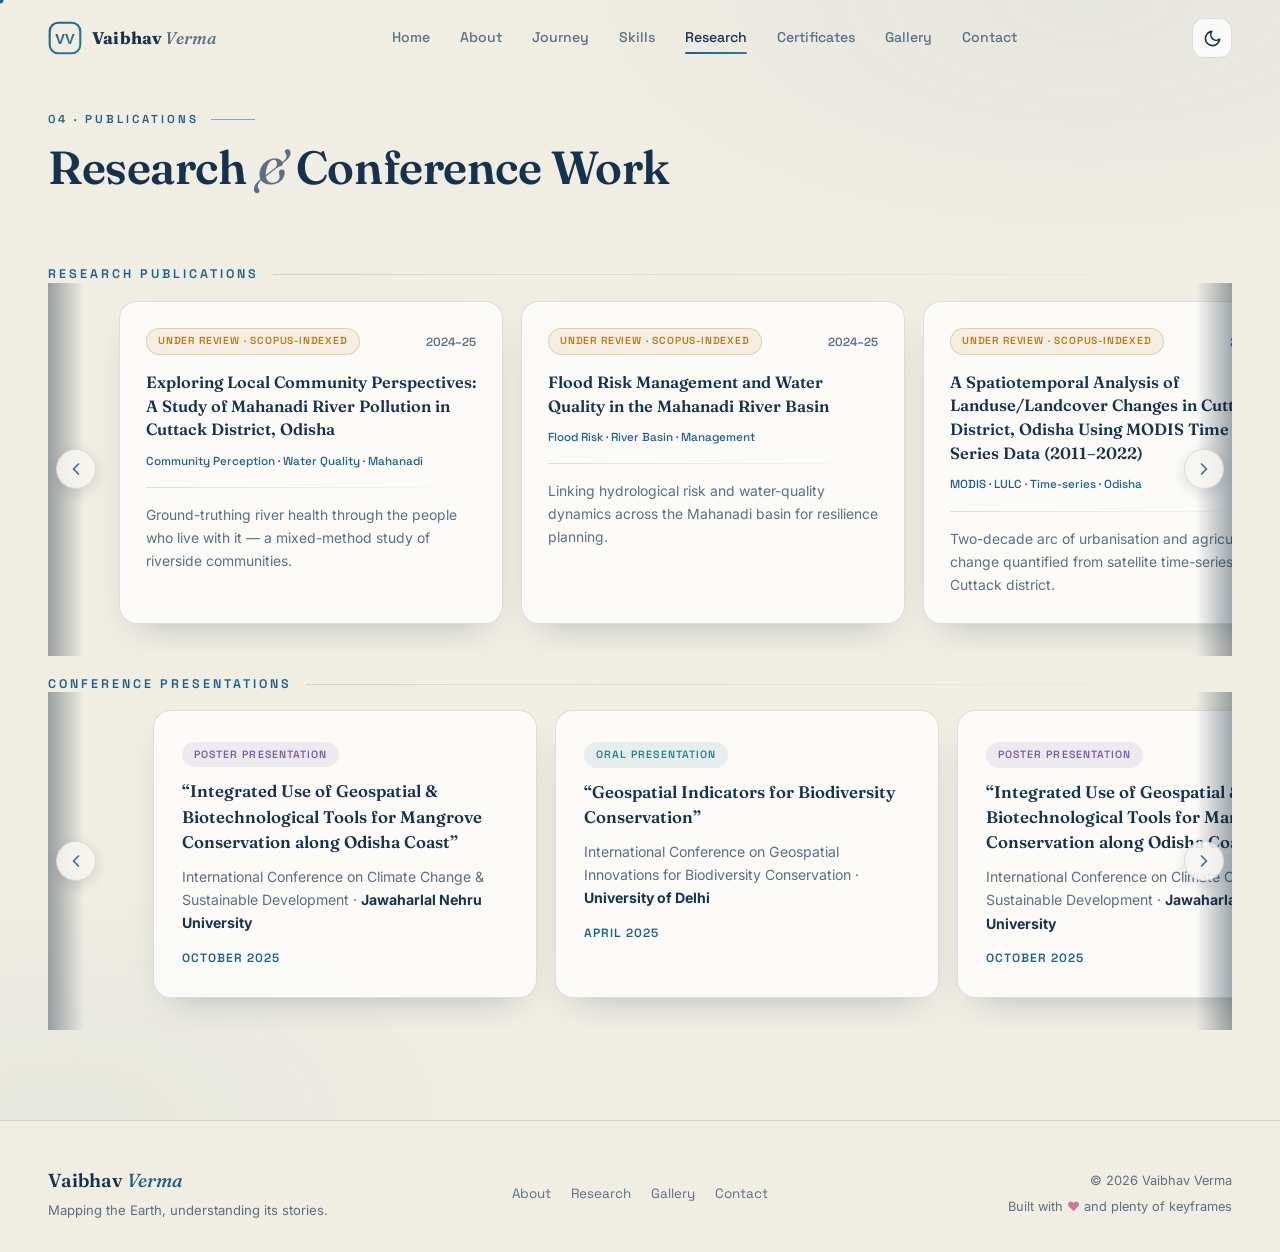
<file: research.html>
<!DOCTYPE html>
<html lang="en" data-theme="light" data-page="research">
<head>
  <meta charset="UTF-8">
  <meta name="viewport" content="width=device-width, initial-scale=1.0">
  <meta name="theme-color" content="#F7F5EF">
  <title>Research &mdash; Vaibhav Verma</title>
  <meta name="description" content="Publications and conference presentations by Vaibhav Verma.">
  <link rel="icon" href="data:image/svg+xml,%3Csvg xmlns='http://www.w3.org/2000/svg' viewBox='0 0 64 64'%3E%3Crect width='64' height='64' rx='14' fill='%2316324F'/%3E%3Ctext x='32' y='43' font-family='Georgia,serif' font-style='italic' font-size='28' font-weight='700' text-anchor='middle' fill='%23F7F5EF'%3EVV%3C/text%3E%3C/svg%3E">
  <link rel="preconnect" href="https://fonts.googleapis.com">
  <link rel="preconnect" href="https://fonts.gstatic.com" crossorigin>
  <link href="https://fonts.googleapis.com/css2?family=Fraunces:ital,wght@0,500;0,600;0,700;1,500;1,600&family=Inter:wght@400;500;600&family=Space+Grotesk:wght@500;600&display=swap" rel="stylesheet">
  <link rel="stylesheet" href="css/style.css?v=39">
  <script type="application/ld+json">
  {
    "@context": "https://schema.org",
    "@type": "Person",
    "name": "Vaibhav Verma",
    "email": "mailto:vaibhavverma582@gmail.com",
    "telephone": "+91 81760 44864",
    "jobTitle": "Geospatial Researcher",
    "sameAs": [
      "https://linkedin.com/in/vaibhavverma582",
      "https://github.com/vaibhavverma582-rgb",
      "https://orcid.org/0009-0002-1456-6059"
    ]
  }
  </script>
</head>
<body class="loading">
  <main>
    <section id="research" class="section section-alt">
      <div class="container">
        <div class="section-head reveal">
          <span class="sec-kicker">04 · Publications</span>
          <h2 class="sec-title">Research <span class="amp">&amp;</span> Conference Work</h2>
          <span class="sec-line"></span>
        </div>

        <div class="research-block">
          <h3 class="marquee-label reveal">Research Publications</h3>
          <div class="marquee-shell research-marquee-shell">
            <button class="marquee-arrow marquee-arrow--prev" type="button" aria-label="Scroll research cards left" aria-controls="research-marquee-pubs">
              <svg viewBox="0 0 24 24" aria-hidden="true"><path d="m15 18-6-6 6-6"/></svg>
            </button>
            <div class="research-marquee" id="research-marquee-pubs" role="region" aria-label="Research publication cards" tabindex="0">
              <div class="research-track">
                <div class="research-sequence">
          <article class="pub-card reveal tilt" style="--d:.05s">
            <div class="pub-top">
              <span class="pub-badge">Under Review · Scopus-Indexed</span>
              <span class="pub-year">2024–25</span>
            </div>
            <h3>A Spatiotemporal Analysis of Landuse/Landcover Changes in Cuttack District, Odisha Using MODIS Time Series Data (2011–2022)</h3>
            <p class="pub-tags">MODIS · LULC · Time-series · Odisha</p>
            <div class="pub-line"></div>
            <p class="pub-desc">Two-decade arc of urbanisation and agricultural change quantified from satellite time-series over Cuttack district.</p>
          </article>

          <article class="pub-card reveal tilt" style="--d:.15s">
            <div class="pub-top">
              <span class="pub-badge">Under Review · Scopus-Indexed</span>
              <span class="pub-year">2024–25</span>
            </div>
            <h3>Exploring Local Community Perspectives: A Study of Mahanadi River Pollution in Cuttack District, Odisha</h3>
            <p class="pub-tags">Community Perception · Water Quality · Mahanadi</p>
            <div class="pub-line"></div>
            <p class="pub-desc">Ground-truthing river health through the people who live with it — a mixed-method study of riverside communities.</p>
          </article>

          <article class="pub-card reveal tilt" style="--d:.25s">
            <div class="pub-top">
              <span class="pub-badge">Under Review · Scopus-Indexed</span>
              <span class="pub-year">2024–25</span>
            </div>
            <h3>Flood Risk Management and Water Quality in the Mahanadi River Basin</h3>
            <p class="pub-tags">Flood Risk · River Basin · Management</p>
            <div class="pub-line"></div>
            <p class="pub-desc">Linking hydrological risk and water-quality dynamics across the Mahanadi basin for resilience planning.</p>
          </article>
                </div>
              </div>
            </div>
            <button class="marquee-arrow marquee-arrow--next" type="button" aria-label="Scroll research cards right" aria-controls="research-marquee-pubs">
              <svg viewBox="0 0 24 24" aria-hidden="true"><path d="m9 18 6-6-6-6"/></svg>
            </button>
          </div>
        </div>

        <div class="research-block">
          <h3 class="marquee-label reveal">Conference Presentations</h3>
          <div class="marquee-shell research-marquee-shell">
            <button class="marquee-arrow marquee-arrow--prev" type="button" aria-label="Scroll conference cards left" aria-controls="research-marquee-confs">
              <svg viewBox="0 0 24 24" aria-hidden="true"><path d="m15 18-6-6 6-6"/></svg>
            </button>
            <div class="research-marquee" id="research-marquee-confs" role="region" aria-label="Conference presentation cards" tabindex="0">
              <div class="research-track">
                <div class="research-sequence">
          <article class="conf-card reveal-left" style="--d:.1s">
            <span class="conf-badge">Oral Presentation</span>
            <h3>&ldquo;Geospatial Indicators for Biodiversity Conservation&rdquo;</h3>
            <p>International Conference on Geospatial Innovations for Biodiversity Conservation · <b>University of Delhi</b></p>
            <span class="conf-date">April 2025</span>
          </article>

          <article class="conf-card reveal-right" style="--d:.2s">
            <span class="conf-badge badge-alt">Poster Presentation</span>
            <h3>&ldquo;Integrated Use of Geospatial &amp; Biotechnological Tools for Mangrove Conservation along Odisha Coast&rdquo;</h3>
            <p>International Conference on Climate Change &amp; Sustainable Development · <b>Jawaharlal Nehru University</b></p>
            <span class="conf-date">October 2025</span>
          </article>
                </div>
              </div>
            </div>
            <button class="marquee-arrow marquee-arrow--next" type="button" aria-label="Scroll conference cards right" aria-controls="research-marquee-confs">
              <svg viewBox="0 0 24 24" aria-hidden="true"><path d="m9 18 6-6-6-6"/></svg>
            </button>
          </div>
        </div>
      </div>
    </section>
  </main>
  <script src="js/layout.js?v=1"></script>
  <script src="js/script.js?v=30"></script>
</body>
</html>
</file>
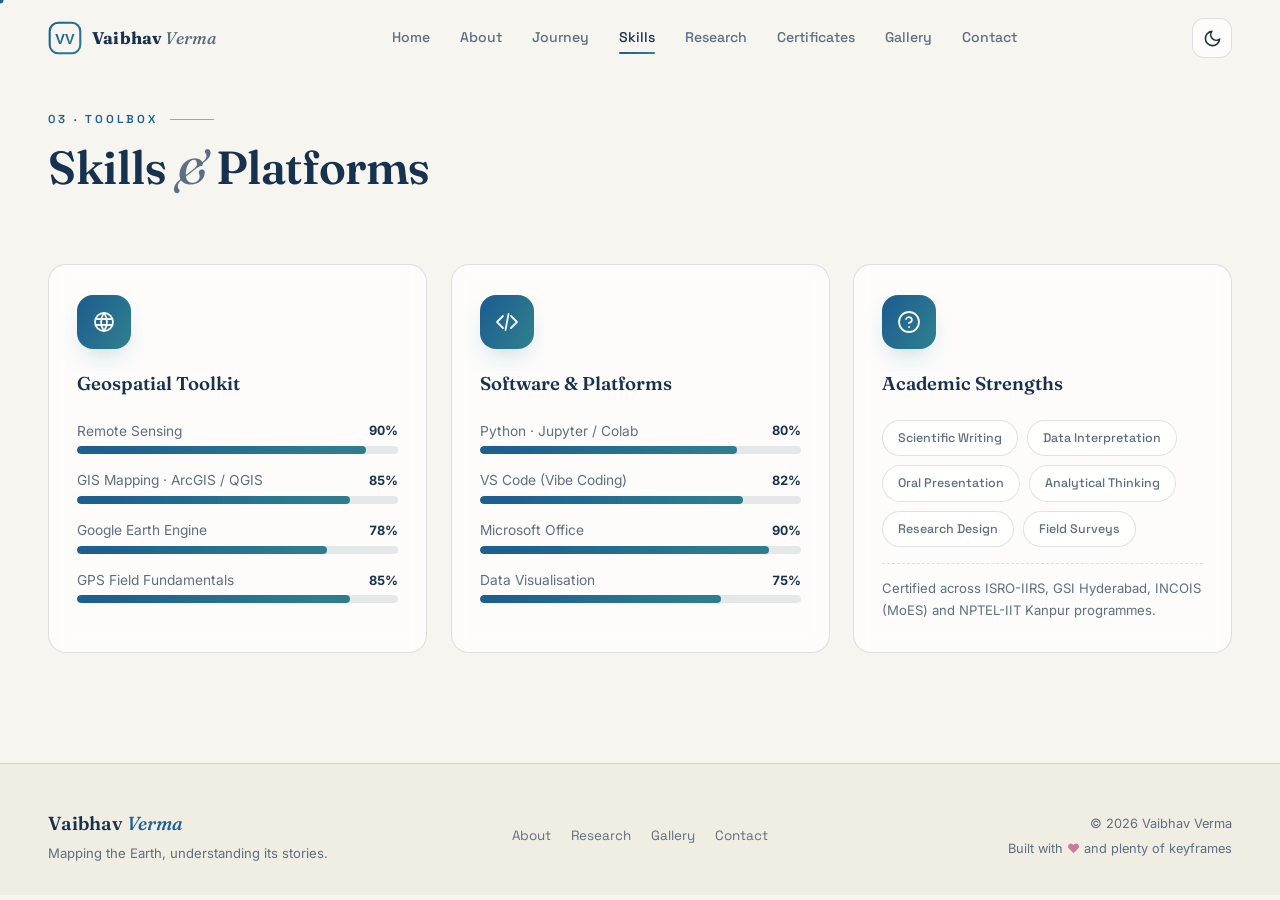
<file: skills.html>
<!DOCTYPE html>
<html lang="en" data-theme="light" data-page="skills">
<head>
  <meta charset="UTF-8">
  <meta name="viewport" content="width=device-width, initial-scale=1.0">
  <meta name="theme-color" content="#F7F5EF">
  <title>Skills &amp; Platforms &mdash; Vaibhav Verma</title>
  <meta name="description" content="Geospatial, remote sensing, GIS and research skills.">
  <link rel="icon" href="data:image/svg+xml,%3Csvg xmlns='http://www.w3.org/2000/svg' viewBox='0 0 64 64'%3E%3Crect width='64' height='64' rx='14' fill='%2316324F'/%3E%3Ctext x='32' y='43' font-family='Georgia,serif' font-style='italic' font-size='28' font-weight='700' text-anchor='middle' fill='%23F7F5EF'%3EVV%3C/text%3E%3C/svg%3E">
  <link rel="preconnect" href="https://fonts.googleapis.com">
  <link rel="preconnect" href="https://fonts.gstatic.com" crossorigin>
  <link href="https://fonts.googleapis.com/css2?family=Fraunces:ital,wght@0,500;0,600;0,700;1,500;1,600&family=Inter:wght@400;500;600&family=Space+Grotesk:wght@500;600&display=swap" rel="stylesheet">
  <link rel="stylesheet" href="css/style.css?v=25">
  <script type="application/ld+json">
  {
    "@context": "https://schema.org",
    "@type": "Person",
    "name": "Vaibhav Verma",
    "email": "mailto:vaibhavverma582@gmail.com",
    "telephone": "+91 81760 44864",
    "jobTitle": "Geospatial Researcher",
    "sameAs": [
      "https://linkedin.com/in/vaibhavverma582",
      "https://github.com/vaibhavverma582-rgb",
      "https://orcid.org/0009-0002-1456-6059"
    ]
  }
  </script>
</head>
<body class="loading">
  <main>
    <section id="skills" class="section">
      <div class="container">
        <div class="section-head reveal">
          <span class="sec-kicker">03 · Toolbox</span>
          <h2 class="sec-title">Skills <span class="amp">&amp;</span> Platforms</h2>
          <span class="sec-line"></span>
        </div>

        <div class="skills-grid">
          <article class="skill-card reveal" style="--d:.05s">
            <div class="skill-ic">
              <svg viewBox="0 0 24 24" width="24" height="24" fill="none" stroke="currentColor" stroke-width="1.8" stroke-linecap="round" stroke-linejoin="round"><circle cx="12" cy="12" r="9"/><path d="M3.6 9h16.8M3.6 15h16.8M12 3a15 15 0 0 1 0 18 15 15 0 0 1 0-18z"/></svg>
            </div>
            <h3>Geospatial Toolkit</h3>
            <div class="bar-row"><span>Remote Sensing</span><div class="bar"><i data-level="90"></i></div><b>90%</b></div>
            <div class="bar-row"><span>GIS Mapping · ArcGIS / QGIS</span><div class="bar"><i data-level="85"></i></div><b>85%</b></div>
            <div class="bar-row"><span>Google Earth Engine</span><div class="bar"><i data-level="78"></i></div><b>78%</b></div>
            <div class="bar-row"><span>GPS Field Fundamentals</span><div class="bar"><i data-level="85"></i></div><b>85%</b></div>
          </article>

          <article class="skill-card reveal" style="--d:.15s">
            <div class="skill-ic">
              <svg viewBox="0 0 24 24" width="24" height="24" fill="none" stroke="currentColor" stroke-width="1.8" stroke-linecap="round" stroke-linejoin="round"><path d="m8 6-6 6 6 6M16 6l6 6-6 6M13.5 4l-3 16"/></svg>
            </div>
            <h3>Software &amp; Platforms</h3>
            <div class="bar-row"><span>Python · Jupyter / Colab</span><div class="bar"><i data-level="80"></i></div><b>80%</b></div>
            <div class="bar-row"><span>VS Code (Vibe Coding)</span><div class="bar"><i data-level="82"></i></div><b>82%</b></div>
            <div class="bar-row"><span>Microsoft Office</span><div class="bar"><i data-level="90"></i></div><b>90%</b></div>
            <div class="bar-row"><span>Data Visualisation</span><div class="bar"><i data-level="75"></i></div><b>75%</b></div>
          </article>

          <article class="skill-card reveal" style="--d:.25s">
            <div class="skill-ic">
              <svg viewBox="0 0 24 24" width="24" height="24" fill="none" stroke="currentColor" stroke-width="1.8" stroke-linecap="round" stroke-linejoin="round"><path d="M9.1 9a3 3 0 0 1 5.8 1c0 2-3 3-3 3"/><path d="M12 17h.01"/><circle cx="12" cy="12" r="10"/></svg>
            </div>
            <h3>Academic Strengths</h3>
            <div class="chips chips-soft">
              <span class="chip">Scientific Writing</span>
              <span class="chip">Data Interpretation</span>
              <span class="chip">Oral Presentation</span>
              <span class="chip">Analytical Thinking</span>
              <span class="chip">Research Design</span>
              <span class="chip">Field Surveys</span>
            </div>
            <p class="skill-note">Certified across ISRO-IIRS, GSI Hyderabad, INCOIS (MoES) and NPTEL-IIT Kanpur programmes.</p>
          </article>
        </div>
      </div>
    </section>
  </main>
  <script src="js/layout.js?v=1"></script>
  <script src="js/script.js?v=22"></script>
</body>
</html>
</file>
<file: css/style.css>
/* ═══════════════════════════════════════════════════════════
   Vaibhav Verma — Coastal Geospatial Research Portfolio
   Editorial design: warm paper, navy ink, ocean accents,
   serif display (Fraunces) + Inter, contour-map motifs.
   ═══════════════════════════════════════════════════════════ */

:root {
  --bg: #F7F5EF;
  --bg-2: #F0EDE3;
  --card: rgba(255, 255, 255, 0.72);
  --card-brd: rgba(22, 50, 79, 0.14);
  --card-hover: rgba(255, 255, 255, 0.95);
  --txt: #16324F;
  --muted: #5C6F82;
  --cyan: #1D5F8F;
  --green: #2E7D8F;
  --amber: #B9791F;
  --violet: #7A5EA8;
  --grad: linear-gradient(120deg, #1D5F8F 10%, #2E7D8F 90%);
  --hero-cyan: #33C3E8;
  --nav-bg: rgba(247, 245, 239, 0.82);
  --shadow: 0 24px 60px -28px rgba(22, 50, 79, 0.35);
  --radius: 18px;
  --font-head: "Fraunces", Georgia, serif;
  --font-body: "Inter", system-ui, sans-serif;
  --font-label: "Space Grotesk", "Inter", sans-serif;
  --ease: cubic-bezier(0.22, 1, 0.36, 1);
  --topo-rgb: 29, 95, 143;
  --topo-alpha: 0.10;
  --dot-rgb: 22, 50, 79;
}

html[data-theme="dark"] {
  --bg: #0A1929;
  --bg-2: #0D2033;
  --card: rgba(140, 180, 215, 0.06);
  --card-brd: rgba(140, 180, 215, 0.16);
  --card-hover: rgba(140, 180, 215, 0.1);
  --txt: #EAF2F8;
  --muted: #8FA6BA;
  --cyan: #6FB7D9;
  --green: #59B3A6;
  --amber: #D9A441;
  --violet: #B39AE0;
  --grad: linear-gradient(120deg, #6FB7D9 10%, #59B3A6 90%);
  --nav-bg: rgba(10, 25, 41, 0.82);
  --shadow: 0 24px 60px -28px rgba(0, 0, 0, 0.6);
  --topo-rgb: 111, 183, 217;
  --topo-alpha: 0.09;
  --dot-rgb: 150, 195, 230;
}

/* ── Reset / base ─────────────────────────────────────────── */
*, *::before, *::after { box-sizing: border-box; margin: 0; padding: 0; }

html { scroll-behavior: smooth; scroll-padding-top: 84px; overflow-x: clip; }

body {
  font-family: var(--font-body);
  background: var(--bg);
  color: var(--txt);
  line-height: 1.65;
  overflow-x: hidden;
  transition: background 0.5s ease, color 0.5s ease;
}

body.loading { overflow: hidden; }

img { max-width: 100%; display: block; }
a { color: inherit; text-decoration: none; }
button { font: inherit; color: inherit; background: none; border: none; cursor: pointer; }

::selection { background: rgba(29, 95, 143, 0.22); }

.container { width: min(1360px, calc(100% - clamp(32px, 8vw, 96px))); margin-inline: auto; }

.grad-text {
  background: var(--grad);
  background-size: 200% auto;
  -webkit-background-clip: text;
  background-clip: text;
  -webkit-text-fill-color: transparent;
  color: transparent;
  animation: gradShift 6s ease-in-out infinite;
}

@keyframes gradShift {
  0%, 100% { background-position: 0% 50%; }
  50% { background-position: 100% 50%; }
}

a:focus-visible, button:focus-visible, input:focus-visible, textarea:focus-visible {
  outline: 2px solid var(--cyan);
  outline-offset: 3px;
  border-radius: 6px;
}

/* ── Preloader ────────────────────────────────────────────── */
#preloader {
  position: fixed; inset: 0; z-index: 1000;
  display: grid; place-items: center;
  background: var(--bg);
  transition: opacity 0.7s ease, visibility 0.7s ease;
}
#preloader.done { opacity: 0; visibility: hidden; }

.pre-inner { display: grid; justify-items: center; gap: 14px; }
.pre-logo { animation: spin 2.6s linear infinite; }
@keyframes spin { to { transform: rotate(360deg); } }

.pre-name {
  font-family: var(--font-label);
  font-weight: 600; font-size: 0.95rem; letter-spacing: 0.35em;
  text-transform: uppercase; color: var(--muted);
}

.pre-bar {
  width: 220px; height: 3px; border-radius: 99px;
  background: var(--card-brd); overflow: hidden;
}
#pre-fill {
  display: block; height: 100%; width: 0%;
  background: var(--grad); border-radius: 99px;
  transition: width 0.15s linear;
}
.pre-pct { font-size: 0.8rem; color: var(--muted); font-variant-numeric: tabular-nums; }

/* ── Custom cursor ────────────────────────────────────────── */
.cursor-dot, .cursor-ring {
  position: fixed; top: 0; left: 0; z-index: 999;
  pointer-events: none; border-radius: 50%;
  transform: translate(-50%, -50%);
  display: none;
}
.cursor-dot { width: 7px; height: 7px; background: var(--cyan); transition: opacity 0.2s; }
.cursor-ring {
  width: 38px; height: 38px;
  border: 1.5px solid rgba(29, 95, 143, 0.5);
  transition: width 0.25s var(--ease), height 0.25s var(--ease),
              border-color 0.25s, background 0.25s;
}
html[data-theme="dark"] .cursor-ring { border-color: rgba(111, 183, 217, 0.55); }
.cursor-ring.hover {
  width: 58px; height: 58px;
  border-color: var(--green);
  background: rgba(29, 95, 143, 0.08);
}
@media (hover: hover) and (pointer: fine) {
  .cursor-dot, .cursor-ring { display: block; }
}

/* ── Scroll progress ──────────────────────────────────────── */
.progress-bar {
  position: fixed; top: 0; left: 0; z-index: 998;
  width: 100%; height: 3px;
  background: var(--grad);
  transform-origin: 0 50%;
  transform: scaleX(0);
}

/* ── Navbar ───────────────────────────────────────────────── */
#navbar {
  position: fixed; top: 0; left: 0; right: 0; z-index: 900;
  padding: 18px 0;
  transition: padding 0.4s var(--ease), background 0.4s ease,
              box-shadow 0.4s ease, backdrop-filter 0.4s ease;
}
#navbar.scrolled {
  padding: 10px 0;
  background: var(--nav-bg);
  backdrop-filter: blur(14px);
  -webkit-backdrop-filter: blur(14px);
  box-shadow: 0 10px 30px -18px rgba(22, 50, 79, 0.25);
  border-bottom: 1px solid var(--card-brd);
}
html[data-page="gallery"] #navbar:not(.scrolled) {
  background: var(--nav-bg);
  backdrop-filter: blur(14px);
  -webkit-backdrop-filter: blur(14px);
  box-shadow: 0 10px 30px -18px rgba(22, 50, 79, 0.25);
  border-bottom: 1px solid var(--card-brd);
}

/* transparent over the dark photo hero */
#navbar.on-hero {
  background: transparent;
  backdrop-filter: none;
  -webkit-backdrop-filter: none;
  box-shadow: none;
  border-bottom-color: transparent;
}
#navbar.on-hero .logo-text,
#navbar.on-hero .logo-text em { color: rgba(255, 255, 255, 0.9); }
#navbar.on-hero .nav-link { color: rgba(255, 255, 255, 0.78); }
#navbar.on-hero .nav-link:hover,
#navbar.on-hero .nav-link.active { color: #fff; }
#navbar.on-hero .icon-btn {
  color: #fff;
  border-color: rgba(255, 255, 255, 0.28);
  background: rgba(255, 255, 255, 0.08);
}
#navbar.on-hero #hamburger span { background: #fff; }
#navbar.menu-open .nav-link { color: var(--muted); }
#navbar.menu-open .nav-link:hover,
#navbar.menu-open .nav-link.active { color: var(--txt); }
#navbar.menu-open .icon-btn {
  color: var(--txt);
  border-color: var(--card-brd);
  background: var(--card);
}
#navbar.menu-open #hamburger span { background: var(--txt); }

.nav-wrap { display: flex; align-items: center; justify-content: space-between; gap: 20px; }

.logo { display: flex; align-items: center; gap: 10px; }
.logo-text {
  font-family: var(--font-head);
  font-weight: 700; font-size: 1.06rem;
  letter-spacing: 0.01em;
}
.logo-text em { font-style: italic; font-weight: 500; color: var(--muted); }

.nav-links { display: flex; gap: 4px; }
.nav-link {
  position: relative; padding: 8px 13px;
  font-family: var(--font-label);
  font-size: 0.88rem; font-weight: 500; color: var(--muted);
  border-radius: 10px;
  transition: color 0.3s;
}
.nav-link::after {
  content: ""; position: absolute; left: 13px; right: 13px; bottom: 4px;
  height: 2px; border-radius: 2px; background: var(--grad);
  transform: scaleX(0); transform-origin: 0 50%;
  transition: transform 0.35s var(--ease);
}
.nav-link:hover, .nav-link.active { color: var(--txt); }
.nav-link:hover::after, .nav-link.active::after { transform: scaleX(1); }

.nav-actions { display: flex; align-items: center; gap: 10px; }
.icon-btn {
  display: grid; place-items: center;
  width: 40px; height: 40px; border-radius: 12px;
  border: 1px solid var(--card-brd); background: var(--card);
  color: var(--txt);
  transition: transform 0.3s var(--ease), border-color 0.3s;
}
.icon-btn:hover { border-color: var(--cyan); transform: translateY(-2px); }

html[data-theme="light"] .ic-sun { display: none; }
html[data-theme="dark"] .ic-moon { display: none; }

#hamburger { flex-direction: column; align-items: center; justify-content: center; gap: 5px; display: none; }
#hamburger span {
  width: 18px; height: 2px; border-radius: 2px; background: var(--txt);
  transition: transform 0.35s var(--ease), opacity 0.25s;
}
#hamburger.open span:nth-child(1) { transform: translateY(7px) rotate(45deg); }
#hamburger.open span:nth-child(2) { opacity: 0; }
#hamburger.open span:nth-child(3) { transform: translateY(-7px) rotate(-45deg); }

/* ── Hero — full-bleed coastal photo, white editorial text ── */
.hero {
  position: relative; min-height: 100svh;
  display: flex; flex-direction: column;
  padding: 140px 0 40px; overflow: hidden;
  background: #06141F;
  color: #fff;
}

.hero-bg { position: absolute; inset: 0; z-index: 0; }
.hero-bg img, .hero-bg video {
  width: 100%; height: 100%; object-fit: cover; object-position: 72% 40%;
}
.hero-bg video { display: block; }
.hero-bg img {
  animation: kenburns 30s ease-in-out infinite alternate;
}
@keyframes kenburns {
  from { transform: scale(1); }
  to   { transform: scale(1.1); }
}
.hero-shade {
  position: absolute; inset: 0;
  background:
    linear-gradient(180deg, rgba(4, 15, 24, 0.5), rgba(4, 15, 24, 0.22) 30%, rgba(3, 12, 20, 0.55) 76%, rgba(3, 12, 20, 0.88)),
    linear-gradient(95deg, rgba(4, 15, 24, 0.94) 0%, rgba(4, 15, 24, 0.76) 34%, rgba(4, 15, 24, 0.28) 66%, rgba(4, 15, 24, 0.38) 100%);
}

.hero-inner {
  position: relative; z-index: 1;
  flex: 1; display: flex; flex-direction: column; justify-content: center;
}

.hero-kicker {
  display: inline-flex; align-items: center; gap: 14px;
  font-family: var(--font-label);
  font-size: 0.78rem; font-weight: 600;
  letter-spacing: 0.3em; text-transform: uppercase;
  color: #fff;
}
.hero-kicker::after {
  content: ""; width: 46px; height: 2px; border-radius: 2px;
  background: var(--hero-cyan);
}

.hero-name {
  font-family: var(--font-body);
  font-size: clamp(3rem, 7vw, 5.4rem);
  font-weight: 800; line-height: 1.05; letter-spacing: -0.02em;
  margin: 22px 0 14px; color: #fff;
}
.hero-name .accent { color: var(--hero-cyan); }

.hero-sub {
  display: flex; flex-wrap: wrap; align-items: center; gap: 12px;
  font-family: var(--font-label);
  font-size: clamp(1.02rem, 2vw, 1.32rem); font-weight: 600; color: #fff;
  margin-bottom: 18px;
}
.hero-sub i { font-style: normal; color: var(--hero-cyan); font-weight: 400; }

.hero-tag { max-width: 56ch; color: rgba(255, 255, 255, 0.82); font-size: 1.02rem; }

.hero-ctas { display: flex; flex-wrap: wrap; gap: 14px; margin-top: 30px; }

/* hero buttons — bright on dark */
.hero .btn-primary {
  background: var(--hero-cyan); color: #052332;
  box-shadow: 0 16px 40px -14px rgba(51, 195, 232, 0.55);
}
.hero .btn-primary:hover { background: #5AD1EF; color: #052332; }
.hero .btn-ghost {
  border-color: rgba(255, 255, 255, 0.35); background: rgba(255, 255, 255, 0.06);
  color: #fff; backdrop-filter: blur(6px);
}
.hero .btn-ghost:hover { border-color: #fff; }

/* social row */
.hero-socials { display: flex; flex-wrap: wrap; gap: 24px; margin-top: 34px; }
.hero .social {
  display: grid; place-items: center;
  width: 46px; height: 46px; border-radius: 14px; margin-right: 0;
  border-color: rgba(255, 255, 255, 0.28); background: rgba(255, 255, 255, 0.07);
  color: rgba(255, 255, 255, 0.92); backdrop-filter: blur(6px);
}
.hero-socials .social svg { width: 26px; height: 26px; }
.hero-socials .social-text {
  display: grid; place-items: center;
  width: 32px; height: 32px; border: 2px solid currentColor; border-radius: 50%;
  font-family: Arial, sans-serif; font-size: 16px; font-weight: 700;
  letter-spacing: -1px; line-height: 1;
}
.hero .social:hover {
  color: #052332; border-color: var(--hero-cyan);
  background: var(--hero-cyan);
  box-shadow: 0 12px 26px -10px rgba(51, 195, 232, 0.6);
}

/* buttons (shared) */
.btn {
  display: inline-flex; align-items: center; gap: 9px;
  padding: 14px 28px; border-radius: 999px;
  font-family: var(--font-label); font-weight: 600; font-size: 0.92rem;
  position: relative; overflow: hidden; isolation: isolate;
  transition: transform 0.3s var(--ease), box-shadow 0.3s var(--ease),
              background 0.3s ease, color 0.3s ease, border-color 0.3s ease;
}
.btn::after {
  content: ""; position: absolute; top: 0; left: -80%; z-index: -1;
  width: 55%; height: 100%;
  background: linear-gradient(105deg, transparent, rgba(255, 255, 255, 0.25), transparent);
  transform: skewX(-22deg);
  transition: left 0.6s var(--ease);
}
.btn:hover::after { left: 130%; }
.btn:hover { transform: translateY(-3px); }

.btn-primary {
  background: var(--txt); color: var(--bg);
  box-shadow: 0 16px 34px -16px rgba(22, 50, 79, 0.55);
}
.btn-primary:hover { background: var(--cyan); color: #F7F5EF; }

.btn-ghost {
  border: 1.5px solid var(--card-brd); background: var(--card);
  color: var(--txt); backdrop-filter: blur(8px);
}
.btn-ghost:hover { border-color: var(--cyan); }

@keyframes floaty {
  0%, 100% { transform: translateY(0); }
  50% { transform: translateY(-12px); }
}

/* ── Sections ─────────────────────────────────────────────── */
.section { padding: 110px 0; position: relative; }
.section-alt {
  background:
    radial-gradient(900px 420px at 85% 0%, rgba(29, 95, 143, 0.05), transparent 60%),
    radial-gradient(700px 380px at 5% 100%, rgba(46, 125, 143, 0.05), transparent 60%),
    var(--bg-2);
}

.section-head { display: grid; justify-items: start; text-align: left; margin-bottom: 58px; gap: 12px; }
.sec-kicker {
  display: inline-flex; align-items: center; gap: 12px;
  font-family: var(--font-label);
  font-size: 0.72rem; font-weight: 600; letter-spacing: 0.26em;
  text-transform: uppercase; color: var(--cyan);
}
.sec-kicker::after {
  content: ""; width: 44px; height: 1.5px; background: var(--cyan); opacity: 0.5;
}
.sec-title {
  font-family: var(--font-head);
  font-size: clamp(2rem, 3.8vw, 2.9rem); font-weight: 600; letter-spacing: -0.01em;
  line-height: 1.15;
}
.sec-title .amp { font-style: italic; font-weight: 500; color: var(--muted); }

/* ── About ────────────────────────────────────────────────── */
#about.section { padding: 82px 0; }
#about .section-head { margin-bottom: 36px; }
.about-grid { display: grid; grid-template-columns: 0.9fr 1.1fr; gap: 40px; align-items: center; }

.about-visual { position: relative; }
.about-img-wrap {
  position: relative; border-radius: var(--radius); overflow: hidden;
  border: 1px solid var(--card-brd); box-shadow: var(--shadow);
  transform-style: preserve-3d;
}
.about-img-wrap img { width: 100%; aspect-ratio: 4/3.4; object-fit: cover; transition: transform 0.7s var(--ease); }
.about-img-wrap:hover img { transform: scale(1.05); }
.about-img-cap {
  position: absolute; inset-inline: 0; bottom: 0;
  padding: 40px 18px 14px; color: #fff;
  background: linear-gradient(transparent, rgba(10, 25, 41, 0.85));
  font-size: 0.82rem;
}
.about-img-cap span { display: inline-block; transform: translateZ(40px); }

.exp-float {
  position: absolute; top: -22px; right: -18px;
  display: grid; justify-items: center; gap: 2px;
  padding: 18px 22px; border-radius: 16px;
  background: var(--bg); border: 1px solid var(--card-brd);
  box-shadow: var(--shadow);
  text-align: center;
  animation: floaty 5.5s ease-in-out infinite;
}
.exp-num {
  font-family: var(--font-head); font-weight: 600; font-size: 1.7rem;
  color: var(--cyan);
}
.exp-num em { font-style: normal; font-size: 1.1rem; }
.exp-lbl { font-family: var(--font-label); font-size: 0.66rem; letter-spacing: 0.1em; text-transform: uppercase; color: var(--muted); line-height: 1.5; }

.about-copy h3 {
  font-family: var(--font-head); font-size: clamp(1.3rem, 2.4vw, 1.7rem);
  font-weight: 600; margin-bottom: 16px; line-height: 1.35;
}
.about-copy h3 em { font-style: italic; font-weight: 500; }
.about-copy p { color: var(--muted); margin-bottom: 14px; }
.about-copy p strong { color: var(--txt); font-weight: 600; }

.chips { display: flex; flex-wrap: wrap; gap: 9px; margin: 20px 0 24px; }
.chip {
  padding: 7px 15px; border-radius: 999px;
  border: 1px solid var(--card-brd); background: var(--card);
  font-family: var(--font-label);
  font-size: 0.78rem; font-weight: 500; color: var(--muted);
  transition: border-color 0.3s, color 0.3s, transform 0.3s var(--ease);
}
.chip:hover { border-color: var(--green); color: var(--txt); transform: translateY(-3px); }

.fact-list { list-style: none; display: grid; gap: 10px; }
.fact-list li {
  display: flex; gap: 14px; padding: 12px 16px;
  border: 1px solid var(--card-brd); border-radius: 12px;
  background: var(--card); font-size: 0.92rem;
  transition: transform 0.3s var(--ease), border-color 0.3s;
}
.fact-list li:hover { transform: translateX(6px); border-color: var(--cyan); }
.fact-list span { min-width: 84px; color: var(--muted); }
.fact-list b { font-weight: 600; }
.fact-list a:hover { color: var(--cyan); }

/* ── Timeline ─────────────────────────────────────────────── */
.timeline {
  position: relative;
  max-width: 960px;
  margin-inline: auto;
}
.timeline::before {
  content: ""; position: absolute; top: 6px; bottom: 6px; left: 50%;
  width: 1.5px; transform: translateX(-50%);
  background: linear-gradient(var(--cyan), var(--green), var(--amber));
  opacity: 0.35; border-radius: 2px;
}
.t-item {
  position: relative;
  width: 50%;
  padding: 0 44px 44px 0;
  display: grid;
  justify-items: end;
}
.t-item:nth-child(even) {
  margin-left: 50%;
  padding: 0 0 44px 44px;
  justify-items: start;
}

.t-dot {
  position: absolute;
  top: 26px;
  right: -8px;
  z-index: 1;
  width: 16px;
  height: 16px;
  border-radius: 50%;
  background: var(--cyan);
  border: 3.5px solid var(--bg);
  box-shadow: 0 0 0 3px rgba(29, 95, 143, 0.25);
  animation: pulse 2.6s ease-out infinite;
}
.t-item:nth-child(even) .t-dot { right: auto; left: -8px; }
.t-dot[data-tag="edu"]   { background: var(--cyan);   box-shadow: 0 0 0 3px rgba(29, 95, 143, 0.22); }
.t-dot[data-tag="exp"]   { background: var(--green);  box-shadow: 0 0 0 3px rgba(46, 125, 143, 0.22); }
.t-dot[data-tag="exam"]  { background: var(--amber);  box-shadow: 0 0 0 3px rgba(185, 121, 31, 0.22); }
.t-dot[data-tag="award"] { background: var(--violet); box-shadow: 0 0 0 3px rgba(122, 94, 168, 0.22); }
@keyframes pulse {
  0%   { box-shadow: 0 0 0 0 rgba(29, 95, 143, 0.35); }
  70%  { box-shadow: 0 0 0 9px rgba(29, 95, 143, 0); }
  100% { box-shadow: 0 0 0 0 rgba(29, 95, 143, 0); }
}

.t-card {
  width: 100%; max-width: 430px;
  padding: 24px 26px;
  border: 1px solid var(--card-brd); border-radius: var(--radius);
  background: var(--card); backdrop-filter: blur(10px);
  transform-style: preserve-3d;
  transition: border-color 0.35s, background 0.35s, box-shadow 0.35s;
}
.t-card:hover {
  border-color: rgba(29, 95, 143, 0.4); background: var(--card-hover);
  box-shadow: var(--shadow);
}

.t-date {
  display: block; margin-bottom: 10px;
  font-family: var(--font-label); font-size: 0.72rem; font-weight: 600;
  color: var(--muted); letter-spacing: 0.14em; text-transform: uppercase;
}

.t-tag {
  display: inline-block; padding: 4px 12px; border-radius: 99px;
  font-family: var(--font-label);
  font-size: 0.66rem; font-weight: 600; letter-spacing: 0.14em; text-transform: uppercase;
  margin-bottom: 12px;
}
.tag-edu   { color: var(--cyan);   background: rgba(29, 95, 143, 0.1); }
.tag-exp   { color: var(--green);  background: rgba(46, 125, 143, 0.1); }
.tag-exam  { color: var(--amber);  background: rgba(185, 121, 31, 0.1); }
.tag-award { color: var(--violet); background: rgba(122, 94, 168, 0.1); }

.t-card h3 { font-family: var(--font-head); font-size: 1.08rem; font-weight: 600; line-height: 1.4; }
.t-place { font-size: 0.85rem; color: var(--cyan); margin: 5px 0 9px; font-weight: 500; }
.t-card > p:last-child { font-size: 0.9rem; color: var(--muted); }

.net-bars { display: grid; gap: 9px; margin-top: 13px; }
.net-bar { display: grid; gap: 4px; }
.net-bar b { font-size: 0.73rem; color: var(--muted); font-weight: 500; }
.net-bar span {
  display: block; height: 7px; border-radius: 99px;
  background: rgba(22, 50, 79, 0.1); overflow: hidden;
}
html[data-theme="dark"] .net-bar span { background: rgba(140, 180, 215, 0.12); }
.net-bar span i {
  display: block; height: 100%; width: var(--w);
  background: var(--grad); border-radius: 99px;
  transform: scaleX(0); transform-origin: 0 50%;
  transition: transform 1.2s var(--ease) 0.25s;
}
.t-item.in .net-bar span i { transform: scaleX(1); }

/* ── Skills ───────────────────────────────────────────────── */
.skills-grid { display: grid; grid-template-columns: repeat(3, 1fr); gap: 24px; }

.skill-card {
  padding: 30px 28px;
  border: 1px solid var(--card-brd); border-radius: var(--radius);
  background: var(--card); backdrop-filter: blur(10px);
  transition: transform 0.4s var(--ease), border-color 0.35s, box-shadow 0.4s;
}
.skill-card:hover {
  transform: translateY(-8px);
  border-color: rgba(29, 95, 143, 0.4);
  box-shadow: var(--shadow);
}
.skill-ic {
  display: grid; place-items: center;
  width: 54px; height: 54px; border-radius: 16px;
  background: var(--grad); color: #F7F5EF;
  margin-bottom: 20px;
  box-shadow: 0 12px 28px -12px rgba(29, 95, 143, 0.4);
}
.skill-card h3 { font-family: var(--font-head); font-size: 1.16rem; font-weight: 600; margin-bottom: 20px; }

.bar-row {
  display: grid; grid-template-columns: 1fr 64px; grid-template-areas: "lbl val" "bar bar";
  gap: 4px 12px; margin-bottom: 15px; align-items: center;
}
.bar-row > span { grid-area: lbl; font-size: 0.86rem; color: var(--muted); }
.bar-row > b { grid-area: val; text-align: right; font-size: 0.8rem; color: var(--txt); font-variant-numeric: tabular-nums; }
.bar { grid-area: bar; height: 8px; border-radius: 99px; background: rgba(22, 50, 79, 0.1); overflow: hidden; }
html[data-theme="dark"] .bar { background: rgba(140, 180, 215, 0.12); }
.bar i {
  display: block; height: 100%; width: 0;
  border-radius: 99px;
  background: var(--grad);
  transition: width 1.3s var(--ease) 0.15s;
}
.skill-card.in .bar i { width: var(--lv); }

.chips-soft { margin: 4px 0 16px; }
.skill-note { font-size: 0.82rem; color: var(--muted); border-top: 1px dashed var(--card-brd); padding-top: 14px; }

/* ── Research / publications ──────────────────────────────── */
.marquee-shell { position: relative; min-width: 0; }
.marquee-arrow {
  position: absolute;
  top: 50%;
  z-index: 3;
  display: grid;
  place-items: center;
  width: 40px;
  height: 40px;
  border: 1px solid var(--card-brd);
  border-radius: 50%;
  background: var(--bg);
  color: var(--cyan);
  box-shadow: 0 4px 14px rgba(22, 50, 79, 0.16);
  opacity: 0.88;
  transform: translateY(-50%);
  transition: opacity 0.2s ease, color 0.2s ease, background 0.2s ease, border-color 0.2s ease;
}
.marquee-arrow:hover { opacity: 1; background: var(--cyan); color: var(--bg); border-color: var(--cyan); }
.marquee-arrow:focus-visible { outline: 2px solid var(--cyan); outline-offset: 3px; }
.marquee-arrow svg { width: 20px; height: 20px; fill: none; stroke: currentColor; stroke-width: 2; stroke-linecap: round; stroke-linejoin: round; }
.marquee-arrow--prev { left: 8px; }
.marquee-arrow--next { right: 8px; }
.research-block + .research-block { margin-top: 38px; }
.marquee-label {
  display: flex;
  align-items: center;
  gap: 14px;
  margin: 0 0 14px;
  font-family: var(--font-label);
  font-size: 0.78rem;
  font-weight: 600;
  letter-spacing: 0.24em;
  text-transform: uppercase;
  color: var(--cyan);
}
.marquee-label::after {
  content: "";
  flex: 1;
  height: 1px;
  background: linear-gradient(90deg, var(--card-brd), transparent);
}
/* Soft shadow where cards are cut off at the marquee's side edges */
.marquee-shell::before,
.marquee-shell::after {
  content: "";
  position: absolute;
  top: 0;
  bottom: 0;
  width: 36px;
  z-index: 2;
  pointer-events: none;
}
.marquee-shell::before { left: 0; background: linear-gradient(90deg, rgba(10, 32, 52, 0.38), rgba(10, 32, 52, 0)); }
.marquee-shell::after { right: 0; background: linear-gradient(270deg, rgba(10, 32, 52, 0.38), rgba(10, 32, 52, 0)); }
.research-marquee {
  width: 100%;
  overflow-x: auto;
  overflow-y: hidden;

  overscroll-behavior-x: contain;
  scrollbar-width: none;
  -webkit-overflow-scrolling: touch;
  outline-offset: -3px;
}
.research-marquee { padding-block: 16px 20px; margin-block: -16px -20px; overflow-anchor: none; }
.research-marquee::-webkit-scrollbar { display: none; }
.research-marquee:focus-visible { outline: 2px solid var(--cyan); }
.research-track { display: flex; gap: 14px; width: max-content; }
.research-sequence {
  display: flex;
  flex: 0 0 auto;
  align-items: stretch;
  gap: 18px;
  width: max-content;
  padding: 2px 2px 12px;
}
.research-sequence--clone { pointer-events: none; }
.research-sequence > .pub-card,
.research-sequence > .conf-card {
  flex: 0 0 clamp(280px, 30vw, 390px);
  width: clamp(280px, 30vw, 390px);
}
.pub-grid { display: grid; grid-template-columns: repeat(3, 1fr); gap: 24px; margin-bottom: 40px; }

.pub-card {
  display: flex; flex-direction: column;
  padding: 26px; border-radius: var(--radius);
  border: 1px solid var(--card-brd); background: var(--card);
  backdrop-filter: blur(10px);
  box-shadow: 0 16px 36px -22px rgba(22, 50, 79, 0.38);
  transform-style: preserve-3d;
  transition: border-color 0.35s, background 0.35s, box-shadow 0.35s;
}
.pub-card:hover { border-color: rgba(46, 125, 143, 0.45); background: var(--card-hover); box-shadow: var(--shadow); }

.pub-top { display: flex; justify-content: space-between; align-items: center; gap: 10px; margin-bottom: 16px; }
.pub-badge {
  padding: 4px 11px; border-radius: 99px;
  font-family: var(--font-label);
  font-size: 0.64rem; font-weight: 600; letter-spacing: 0.08em; text-transform: uppercase;
  color: var(--amber); background: rgba(185, 121, 31, 0.1);
  border: 1px solid rgba(185, 121, 31, 0.28);
}
.pub-year { font-family: var(--font-label); font-size: 0.74rem; color: var(--muted); font-weight: 600; }

.pub-card h3 { font-family: var(--font-head); font-size: 1.02rem; font-weight: 600; line-height: 1.45; }
.pub-tags { font-family: var(--font-label); font-size: 0.73rem; color: var(--cyan); margin-top: 10px; font-weight: 500; }
.pub-line { height: 1px; background: linear-gradient(90deg, var(--card-brd), transparent); margin: 16px 0; }
.pub-desc { font-size: 0.87rem; color: var(--muted); }

.conf-grid { display: grid; grid-template-columns: 1fr 1fr; gap: 24px; }

.conf-card {
  position: relative; padding: 28px;
  border: 1px solid var(--card-brd); border-radius: var(--radius);
  background: var(--card); backdrop-filter: blur(10px);
  box-shadow: 0 16px 36px -22px rgba(22, 50, 79, 0.38);
  overflow: hidden;
  transition: border-color 0.35s, transform 0.4s var(--ease);
}
.conf-card::before {
  content: ""; position: absolute; top: 0; left: 0; right: 0; height: 3px;
  background: var(--grad);
  transform: scaleX(0); transform-origin: 0 50%;
  transition: transform 0.5s var(--ease);
}
.conf-card:hover::before { transform: scaleX(1); }
.conf-card:hover { border-color: rgba(29, 95, 143, 0.4); transform: translateY(-6px); }

.conf-badge {
  display: inline-block; padding: 4px 12px; border-radius: 99px;
  font-family: var(--font-label);
  font-size: 0.66rem; font-weight: 600; letter-spacing: 0.1em; text-transform: uppercase;
  color: var(--green); background: rgba(46, 125, 143, 0.1); margin-bottom: 12px;
}
.badge-alt { color: var(--violet); background: rgba(122, 94, 168, 0.1); }
.conf-card h3 { font-family: var(--font-head); font-size: 1.05rem; font-weight: 600; line-height: 1.5; margin-bottom: 10px; }
.conf-card > p { font-size: 0.88rem; color: var(--muted); }
.conf-card > p b { color: var(--txt); }
.conf-date {
  display: inline-block; margin-top: 14px;
  font-family: var(--font-label); font-size: 0.75rem; font-weight: 600; color: var(--cyan);
  letter-spacing: 0.08em; text-transform: uppercase;
}

/* ── Gallery ──────────────────────────────────────────────── */
.gallery-section {
  overflow: hidden;
  padding: 108px 0 48px;
  color: #fff;
  background:
    radial-gradient(ellipse at 50% 0%, rgba(0, 217, 255, 0.12), transparent 52%),
    linear-gradient(145deg, #041b37, #06284f 56%, #061d3a);
}
.gallery-heading .section-head {
  justify-items: center;
  text-align: center;
  margin-bottom: 34px;
}
.gallery-section .sec-kicker { color: #00d9ff; }
.gallery-section .sec-title { max-width: 22ch; color: #fff; }
.gallery-section .sec-title .amp { color: #00d9ff; }
.gallery-section .sec-line {
  display: block;
  width: min(100%, 96px);
  height: 2px;
  border-radius: 2px;
  background: linear-gradient(90deg, transparent, #00d9ff, transparent);
}

.gallery-marquee {
  width: 100%;
  overflow-x: auto;
  overflow-y: hidden;
  overscroll-behavior-x: contain;
  scrollbar-width: none;
  -webkit-overflow-scrolling: touch;
  scroll-behavior: auto;
  outline-offset: -4px;
  overflow-anchor: none;
}
.gallery-block + .gallery-block { margin-top: 34px; }
.gallery-section .marquee-label {
  justify-content: center;
  gap: 18px;
  margin-bottom: 16px;
  color: #00d9ff;
}
.gallery-section .marquee-label::before {
  content: "";
  flex: 1;
  height: 1px;
  background: linear-gradient(270deg, rgba(0, 217, 255, 0.45), rgba(0, 217, 255, 0));
}
.gallery-section .marquee-label::after {
  background: linear-gradient(90deg, rgba(0, 217, 255, 0.45), rgba(0, 217, 255, 0));
}
.gallery-marquee-shell::before { background: linear-gradient(90deg, rgba(1, 10, 22, 0.72), rgba(1, 10, 22, 0)); }
.gallery-marquee-shell::after { background: linear-gradient(270deg, rgba(1, 10, 22, 0.72), rgba(1, 10, 22, 0)); }
.gallery-marquee::-webkit-scrollbar { display: none; }
.gallery-marquee:focus-visible { outline: 2px solid #00d9ff; }
.gallery-marquee-shell .marquee-arrow {
  border-color: rgba(0, 217, 255, 0.5);
  background: rgba(4, 27, 55, 0.86);
  color: #00d9ff;
  box-shadow: 0 4px 18px rgba(0, 0, 0, 0.28);
}
.gallery-marquee-shell .marquee-arrow:hover { background: #00d9ff; color: #041b37; border-color: #00d9ff; }
.gallery-marquee-shell .marquee-arrow:focus-visible { outline-color: #00d9ff; }
.gallery-track { display: flex; width: max-content; }
.gallery-sequence {
  display: flex;
  flex: 0 0 auto;
  align-items: center;
  gap: 18px;
  padding: 12px 9px 18px;
}
.gallery-sequence--clone { pointer-events: none; }
.gallery-sequence > .g-item {
  position: relative;
  flex: 0 0 var(--photo-width, clamp(280px, 30vw, 390px));
  width: var(--photo-width, clamp(280px, 30vw, 390px));
  height: var(--photo-height, clamp(220px, 25vw, 310px));
  border: 1px solid rgba(0, 217, 255, 0.45);
  border-radius: 22px;
  overflow: hidden;
  cursor: zoom-in;
  background: #04172d;
  box-shadow: 0 14px 38px rgba(0, 0, 0, 0.24), 0 0 18px rgba(0, 217, 255, 0.1);
  transform: translateZ(0);
  transition: border-color 0.3s ease, box-shadow 0.3s ease, transform 0.7s var(--ease);
}
.gallery-sequence > .g-item img {
  display: block;
  width: 100%;
  height: 100%;
  object-fit: cover;
}
.gallery-sequence > .g-item:hover, .gallery-sequence > .g-item:focus-visible {
  border-color: #00d9ff;
  box-shadow: 0 16px 42px rgba(0, 0, 0, 0.34), 0 0 24px rgba(0, 217, 255, 0.22);
  transform: translateY(-3px);
}
.gallery-sequence > .g-item:focus-visible { outline: 2px solid #00d9ff; outline-offset: -4px; }
.gallery-sequence > .g-item figcaption {
  position: absolute;
  inset: auto 0 0;
  display: grid;
  grid-template-columns: minmax(0, 1fr);
  gap: 4px;
  min-width: 0;
  padding: 40px 18px 16px;
  color: #fff;
  background: linear-gradient(transparent, rgba(2, 15, 32, 0.94));
}
.gallery-sequence > .g-item figcaption b {
  min-width: 0;
  font-family: var(--font-label);
  font-size: clamp(0.74rem, 0.84vw, 0.9rem);
  font-weight: 600;
  line-height: 1.3;
  overflow-wrap: break-word;
  word-break: normal;
  hyphens: auto;
  display: -webkit-box;
  -webkit-box-orient: vertical;
  -webkit-line-clamp: 3;
  overflow: hidden;
}
.gallery-sequence > .g-item figcaption span {
  font-size: clamp(0.64rem, 0.7vw, 0.72rem);
  line-height: 1.3;
  color: rgba(235, 248, 255, 0.82);
  overflow-wrap: break-word;
  word-break: normal;
  display: -webkit-box;
  -webkit-box-orient: vertical;
  -webkit-line-clamp: 2;
  overflow: hidden;
}
.gallery-hint {
  margin-top: 2px;
  color: rgba(219, 241, 250, 0.7);
  font-family: var(--font-label);
  font-size: 0.74rem;
  letter-spacing: 0.04em;
  text-align: center;
}

#certs.section { padding: 112px 0 42px; }
#certs .section-head { margin-bottom: 16px; }
.certificate-cards {
  display: grid;
  grid-template-columns: repeat(2, minmax(0, 1fr));
  column-gap: 30px;
}
.certificate-card {
  display: grid;
  grid-template-columns: 24px minmax(0, 1fr) auto auto;
  align-items: center;
  gap: 12px;
  min-width: 0;
  padding: 12px 0;
  border: 0;
  border-bottom: 1px solid var(--card-brd);
  border-radius: 0;
  background: transparent;
  color: var(--txt);
  text-align: left;
  cursor: pointer;
  transition: color 0.2s ease;
}
.certificate-card:hover { color: var(--cyan); }
.certificate-card:focus-visible { outline: 2px solid var(--cyan); outline-offset: 3px; }
.certificate-card-icon { display: grid; place-items: center; color: var(--cyan); }
.certificate-card-icon svg { display: block; width: 20px; height: 20px; }
.certificate-card-title {
  font-family: var(--font-head);
  font-size: 0.85rem;
  font-weight: 600;
  line-height: 1.35;
  display: -webkit-box;
  overflow: hidden;
  -webkit-box-orient: vertical;
  -webkit-line-clamp: 2;
}
.certificate-card-year { color: var(--muted); font-family: var(--font-label); font-size: 0.7rem; }
.certificate-card-action {
  display: inline-flex;
  align-items: center;
  gap: 5px;
  color: var(--muted);
  font-family: var(--font-label);
  font-size: 0.72rem;
  font-weight: 600;
  white-space: nowrap;
}
.certificate-card-action span { color: var(--cyan); font-size: 1rem; transition: transform 0.2s ease; }
.certificate-card:hover .certificate-card-action span { transform: translateX(3px); }

/* lightbox */
#lightbox {
  position: fixed; inset: 0; z-index: 950;
  display: grid; place-items: center;
  background: rgba(10, 22, 36, 0.92);
  backdrop-filter: blur(8px);
  opacity: 0; visibility: hidden;
  transition: opacity 0.4s ease, visibility 0s linear 0.4s;
}
#lightbox.open {
  opacity: 1;
  visibility: visible;
  transition: opacity 0.4s ease, visibility 0s;
}
#lightbox figure {
  max-width: min(920px, 88vw); max-height: 84vh;
  display: grid; grid-template-rows: 1fr auto; gap: 14px;
}
#lightbox img {
  max-width: 100%; max-height: 74vh; object-fit: contain;
  border-radius: 14px;
  transform: scale(0.92); transition: transform 0.4s var(--ease);
}
#lightbox.open img { transform: scale(1); }
#lightbox figcaption { text-align: center; color: #cbd8ef; font-size: 0.9rem; }
#lightbox .lb-close, #lightbox .lb-prev, #lightbox .lb-next {
  position: absolute; display: grid; place-items: center;
  width: 46px; height: 46px; border-radius: 50%;
  border: 1px solid rgba(255, 255, 255, 0.25);
  background: rgba(255, 255, 255, 0.08); color: #fff;
  font-size: 1.5rem; line-height: 1;
  transition: background 0.3s, transform 0.3s var(--ease);
}
#lightbox .lb-close:hover, #lightbox .lb-prev:hover, #lightbox .lb-next:hover {
  background: rgba(111, 183, 217, 0.3); transform: scale(1.08);
}
.lb-close { top: 22px; right: 22px; }
.lb-prev { left: 18px; top: 50%; transform: translateY(-50%); }
.lb-next { right: 18px; top: 50%; transform: translateY(-50%); }
.lb-prev:hover { transform: translateY(-50%) scale(1.08); }
.lb-next:hover { transform: translateY(-50%) scale(1.08); }

/* ── Contact ──────────────────────────────────────────────── */
.contact-grid { display: grid; grid-template-columns: 1fr 1fr; gap: 56px; align-items: start; }

.contact-info > p { color: var(--muted); font-size: 1.02rem; margin-bottom: 26px; max-width: 46ch; }
.contact-info > p b { color: var(--txt); }

.c-card {
  display: flex; align-items: center; gap: 16px;
  padding: 16px 18px; margin-bottom: 14px;
  border: 1px solid var(--card-brd); border-radius: 14px;
  background: var(--card);
  transition: transform 0.35s var(--ease), border-color 0.3s;
}
.c-card:hover { transform: translateX(8px); border-color: var(--cyan); }
.c-ic {
  display: grid; place-items: center; flex-shrink: 0;
  width: 46px; height: 46px; border-radius: 13px;
  background: var(--grad); color: #F7F5EF;
}
.c-card small {
  display: block; font-family: var(--font-label);
  font-size: 0.68rem; color: var(--muted); letter-spacing: 0.14em; text-transform: uppercase;
}
.c-card b { font-weight: 600; font-size: 0.95rem; word-break: break-all; }

.social-row { display: flex; gap: 10px; margin-top: 22px; }

.contact-form {
  padding: 34px;
  border: 1px solid var(--card-brd); border-radius: var(--radius);
  background: var(--card); backdrop-filter: blur(10px);
}
.contact-form h3 { font-family: var(--font-head); font-size: 1.28rem; font-weight: 600; margin-bottom: 22px; }
.f-row { display: grid; gap: 7px; margin-bottom: 18px; }
.f-row label {
  font-family: var(--font-label); font-size: 0.76rem; font-weight: 600;
  color: var(--muted); letter-spacing: 0.1em; text-transform: uppercase;
}
.f-row input, .f-row textarea {
  font: inherit; color: var(--txt);
  padding: 13px 16px; border-radius: 12px;
  border: 1px solid var(--card-brd);
  background: rgba(255, 255, 255, 0.55);
  resize: vertical;
  transition: border-color 0.3s, box-shadow 0.3s;
}
html[data-theme="dark"] .f-row input,
html[data-theme="dark"] .f-row textarea { background: rgba(140, 180, 215, 0.06); }
.f-row input:focus, .f-row textarea:focus {
  outline: none; border-color: var(--cyan);
  box-shadow: 0 0 0 4px rgba(29, 95, 143, 0.12);
}

/* ── Footer ───────────────────────────────────────────────── */
footer {
  border-top: 1px solid var(--card-brd);
  padding: 44px 0 30px;
  background: var(--bg-2);
}
.foot-wrap { display: grid; grid-template-columns: 1fr auto 1fr; align-items: center; gap: 24px; }
.foot-name { font-family: var(--font-head); font-weight: 600; font-size: 1.18rem; }
.foot-brand p { font-size: 0.82rem; color: var(--muted); margin-top: 4px; }
.foot-links { display: flex; gap: 20px; }
.foot-links a { font-family: var(--font-label); font-size: 0.84rem; color: var(--muted); transition: color 0.3s; }
.foot-links a:hover { color: var(--cyan); }
.foot-meta { display: grid; justify-items: end; gap: 4px; font-size: 0.8rem; color: var(--muted); }
.foot-heart em { font-style: normal; color: #C97B9A; }

#toTop {
  position: fixed; bottom: 26px; right: 26px; z-index: 800;
  display: grid; place-items: center;
  width: 48px; height: 48px; border-radius: 14px;
  background: var(--txt); color: var(--bg);
  box-shadow: 0 16px 36px -14px rgba(22, 50, 79, 0.55);
  opacity: 0; visibility: hidden; transform: translateY(16px);
  transition: opacity 0.4s, visibility 0.4s, transform 0.4s var(--ease), background 0.3s;
}
#toTop.show { opacity: 1; visibility: visible; transform: translateY(0); }
#toTop:hover { transform: translateY(-4px); background: var(--cyan); color: #F7F5EF; }

/* ── Scroll-reveal system (only when JS is available) ─────── */
html.js .reveal, html.js .reveal-left, html.js .reveal-right, html.js .reveal-zoom {
  opacity: 0;
  transition: opacity 0.9s var(--ease), transform 0.9s var(--ease);
  transition-delay: var(--d, 0s);
  will-change: opacity, transform;
}
html.js .reveal       { transform: translateY(42px); }
html.js .reveal-left  { transform: translateX(-56px); }
html.js .reveal-right { transform: translateX(56px); }
html.js .reveal-zoom  { transform: scale(0.86); }
html.js .in { opacity: 1; transform: none; }

/* ── Responsive ───────────────────────────────────────────── */
@media (max-width: 1080px) {
  .about-grid > *, .skills-grid > *, .pub-grid > *, .conf-grid > *,
  .contact-grid > * { min-width: 0; }
  .skills-grid { grid-template-columns: 1fr 1fr; }
  .skill-card:last-child { grid-column: span 2; }
  .pub-grid { grid-template-columns: 1fr 1fr; }
}

@media (max-width: 900px) {
  .hero { padding-top: 110px; }
  #about.section { padding: 104px 0 52px; }
  #about .section-head { margin-bottom: 26px; }
  .about-grid { grid-template-columns: 1fr; gap: 36px; }
  .contact-grid { grid-template-columns: 1fr; gap: 44px; }
  .conf-grid { grid-template-columns: 1fr; }
  .foot-wrap { grid-template-columns: 1fr; justify-items: center; text-align: center; gap: 14px; }
  .foot-meta { justify-items: center; }
}

@media (max-width: 860px) {
  #navbar.menu-open {
    backdrop-filter: none;
    -webkit-backdrop-filter: none;
  }
  .nav-links {
    position: fixed; top: 0; right: 0; bottom: 0; z-index: 940;
    flex-direction: column; justify-content: center; align-items: center; gap: 8px;
    width: min(320px, 80vw);
    min-height: 100vh;
    min-height: 100dvh;
    background: var(--bg);
    box-shadow: -18px 0 42px rgba(22, 50, 79, 0.16);
    border-left: 1px solid var(--card-brd);
    transform: translateX(100%);
    transition: transform 0.5s var(--ease);
  }
  .nav-links.open { transform: translateX(0); }
  .nav-link { font-size: 1.05rem; padding: 12px 22px; }
  #hamburger { display: flex; position: relative; z-index: 950; }

  .timeline::before { left: 10px; }
  .t-item, .t-item:nth-child(even) {
    width: 100%;
    margin-left: 0;
    padding: 0 0 34px 42px;
    justify-items: stretch;
  }
  .t-dot, .t-item:nth-child(even) .t-dot { left: 2px; right: auto; }
  .t-card, .t-item:nth-child(even) .t-card { max-width: none; }
}

@media (max-width: 640px) {
  .hero-bg video { object-position: center; }
  .research-marquee {
    width: calc(100% + 28px);
    margin: -16px -14px -20px;
    padding: 16px 14px 20px;
    -webkit-mask-image: linear-gradient(to right, transparent, #000 24px, #000 calc(100% - 24px), transparent);
    mask-image: linear-gradient(to right, transparent, #000 24px, #000 calc(100% - 24px), transparent);
  }
  .hero { padding: 96px 0 24px; }
  .hero-inner { flex: 0 0 auto; justify-content: flex-start; }
  .hero-kicker { gap: 10px; font-size: 0.7rem; letter-spacing: 0.2em; }
  .hero-name { font-size: clamp(2.35rem, 9vw, 3.4rem); margin: 18px 0 12px; }
  .hero-sub { gap: 8px; font-size: clamp(0.95rem, 4vw, 1.12rem); line-height: 1.5; }
  .hero-tag { font-size: 0.96rem; line-height: 1.6; }
  .hero-ctas { display: grid; grid-template-columns: minmax(0, 1fr); gap: 10px; margin-top: 22px; }
  .hero-ctas .btn { justify-content: center; }
  .hero-socials { gap: 12px; margin-top: 22px; }
  .hero .social { width: 44px; height: 44px; }
  .section { padding: 68px 0; }
  .section-head { margin-bottom: 36px; }
  #certs.section { padding: 96px 0 32px; }
  #certs .section-head { margin-bottom: 12px; }
  .t-card { max-width: none; padding: 18px; }
  .skills-grid { grid-template-columns: 1fr; }
  .skill-card:last-child { grid-column: auto; }
  .research-sequence { gap: 12px; }
  .research-sequence > .pub-card,
  .research-sequence > .conf-card {
    flex-basis: min(calc(100vw - clamp(32px, 8vw, 96px) - 15px), 390px);
    width: min(calc(100vw - clamp(32px, 8vw, 96px) - 15px), 390px);
  }
  .marquee-arrow { width: 34px; height: 34px; }
  .marquee-arrow svg { width: 18px; height: 18px; }
  .marquee-shell::before,
  .marquee-shell::after { width: 22px; }
  .research-marquee-shell .marquee-arrow--prev { left: 3px; }
  .research-marquee-shell .marquee-arrow--next { right: 3px; }
  .gallery-marquee-shell .marquee-arrow--prev { left: 3px; }
  .gallery-marquee-shell .marquee-arrow--next { right: 3px; }
  .pub-card {
    padding: 18px;
    scroll-snap-align: start;
  }
  .pub-top { flex-wrap: wrap; gap: 6px; margin-bottom: 10px; }
  .pub-badge { max-width: 100%; padding: 3px 8px; font-size: 0.58rem; letter-spacing: 0.05em; overflow-wrap: anywhere; }
  .pub-card h3 { font-size: 0.94rem; line-height: 1.35; }
  .pub-tags { margin-top: 7px; font-size: 0.68rem; }
  .pub-line { margin: 10px 0; }
  .pub-desc { font-size: 0.8rem; line-height: 1.5; }
  .conf-card { padding: 18px; scroll-snap-align: start; }
  .conf-badge { margin-bottom: 8px; padding: 3px 9px; font-size: 0.6rem; }
  .conf-card h3 { font-size: 0.94rem; line-height: 1.35; margin-bottom: 7px; }
  .conf-card > p { font-size: 0.8rem; line-height: 1.5; }
  .conf-date { margin-top: 9px; font-size: 0.68rem; }
  .certificate-cards { grid-template-columns: minmax(0, 1fr); }
  .certificate-card { grid-template-columns: 22px minmax(0, 1fr) auto auto; gap: 10px; padding: 10px 0; }
  .certificate-card-title { font-size: 0.82rem; }
  .gallery-section { padding: 104px 0 34px; }
  .gallery-heading .section-head { margin-bottom: 22px; }
  .gallery-sequence { gap: 12px; padding-inline: 8px; }
  .gallery-sequence > .g-item { border-radius: 18px; }
  .gallery-sequence > .g-item figcaption { gap: 3px; padding: 28px 12px 12px; }
  .gallery-sequence > .g-item figcaption b { font-size: 0.76rem; line-height: 1.28; }
  .gallery-sequence > .g-item figcaption span { font-size: 0.64rem; line-height: 1.28; }
  .exp-float { top: -16px; right: 6px; padding: 13px 16px; }
  .contact-form { padding: 26px 20px; }
  .f-row input, .f-row textarea { font-size: 16px; }
  #lightbox .lb-prev { left: 8px; }
  #lightbox .lb-next { right: 8px; }
  #lightbox figure { max-width: calc(100vw - 32px); }
  #lightbox img { max-height: calc(100dvh - 150px); }
  #toTop { right: 16px; bottom: max(16px, env(safe-area-inset-bottom)); }
}

@media (max-width: 380px) {
  .nav-wrap { gap: 10px; }
  .logo { min-width: 0; gap: 7px; }
  .logo-text { font-size: 0.9rem; white-space: nowrap; }
  .nav-actions { gap: 6px; }
  .pub-card h3, .conf-card h3 { overflow-wrap: anywhere; }
  .pub-tags { overflow-wrap: anywhere; }
  .fact-list li { flex-wrap: wrap; gap: 4px 10px; }
  .fact-list span { min-width: 68px; }
}

@media (hover: none) and (pointer: coarse) {
  .gallery-sequence > .g-item figcaption { opacity: 1; transform: none; }
}

@media (prefers-reduced-motion: reduce) {
  #lightbox { transition-delay: 0s; }
  .gallery-marquee { scroll-snap-type: x mandatory; }
  .gallery-sequence > .g-item { scroll-snap-align: start; }
}

@media (max-height: 700px) {
  .hero-inner { justify-content: flex-start; }
}

/* ── Home page previews ───────────────────────────────────── */
.home-page {
  position: relative;
  isolation: isolate;
  color: #F4F7F8;
}
.home-page > .home-background {
  position: fixed;
  inset: 0;
  z-index: -1;
  overflow: hidden;
  background: #06141F;
  pointer-events: none;
}
.home-background video {
  display: block;
  width: 100%;
  height: 100%;
  object-fit: cover;
  object-position: 64% 42%;
}
.home-background-shade {
  position: absolute;
  inset: 0;
  background:
    linear-gradient(180deg, rgba(3, 14, 24, 0.44), rgba(3, 14, 24, 0.56)),
    linear-gradient(95deg, rgba(3, 14, 24, 0.26), rgba(3, 14, 24, 0.08) 58%, rgba(3, 14, 24, 0.3));
}
.home-page > .hero,
.home-page > .section,
.home-page > .section-alt {
  background: transparent;
}
.home-page > .hero {
  min-height: 88svh;
  padding-bottom: 16px;
}
.home-page > .section,
.home-page > .section-alt {
  padding-block: 28px;
}
.home-page .section-head {
  margin-bottom: 36px;
}
.home-page .sec-kicker { color: #6DDCF0; }
.home-page .sec-title,
.home-page .home-interest h3,
.home-page .home-pathway h3,
.home-page .capability-description h3 { color: #F4F7F8; }
.home-page .sec-title .amp { color: #B8CBD5; }
.home-page .section-head .sec-line {
  width: 64px;
  height: 3px;
  border-radius: 3px;
  background: linear-gradient(120deg, #55D2EA, #69CBB4);
}
.home-page .capability-description,
.home-page .home-facts,
.home-page .home-interest,
.home-page .home-pathway {
  border-color: rgba(200, 230, 239, 0.2);
  background: rgba(5, 23, 38, 0.68);
  box-shadow: 0 18px 48px -30px rgba(0, 0, 0, 0.8);
  -webkit-backdrop-filter: blur(12px);
  backdrop-filter: blur(12px);
}
.home-page .capability-description:hover,
.home-page .home-interest:hover,
.home-page .home-pathway:hover {
  border-color: rgba(109, 220, 240, 0.66);
  background: rgba(7, 34, 52, 0.82);
  box-shadow: 0 22px 54px -30px rgba(0, 0, 0, 0.9);
}
.home-page .capability-number {
  border-color: rgba(200, 230, 239, 0.2);
  background: rgba(255, 255, 255, 0.08);
  color: #6DDCF0;
}
.home-page .capability-description p,
.home-page .home-overview-copy > p,
.home-page .home-interest p,
.home-page .home-fact-label {
  color: rgba(236, 243, 246, 0.78);
}
.home-page .home-fact-value,
.home-page .home-interest-number,
.home-page .home-pathway-label,
.home-page .home-fact-link,
.home-page .home-section-link,
.home-page .home-pathway-arrow {
  color: #6DDCF0;
}
.home-page .home-fact { border-color: rgba(200, 230, 239, 0.18); }
html[data-page="home"] footer {
  border-color: rgba(200, 230, 239, 0.2);
  background: rgba(4, 18, 31, 0.86);
  color: #F4F7F8;
  -webkit-backdrop-filter: blur(14px);
  backdrop-filter: blur(14px);
}
html[data-page="home"] footer .foot-brand p,
html[data-page="home"] footer .foot-links a,
html[data-page="home"] footer .foot-meta { color: rgba(236, 243, 246, 0.72); }
html[data-page="home"] #navbar,
html[data-page="home"] #navbar.scrolled {
  border-bottom: 1px solid rgba(200, 230, 239, 0.16);
  background: rgba(4, 18, 31, 0.68);
  box-shadow: 0 10px 30px -18px rgba(0, 0, 0, 0.55);
  -webkit-backdrop-filter: blur(14px);
  backdrop-filter: blur(14px);
}
html[data-page="home"] #navbar .logo-text,
html[data-page="home"] #navbar .logo-text em { color: #F4F7F8; }
html[data-page="home"] #navbar .nav-link { color: rgba(236, 243, 246, 0.76); }
html[data-page="home"] #navbar .nav-link:hover,
html[data-page="home"] #navbar .nav-link.active { color: #fff; }
html[data-page="home"] #navbar .icon-btn {
  border-color: rgba(200, 230, 239, 0.24);
  background: rgba(255, 255, 255, 0.08);
  color: #fff;
}
html[data-page="home"] #navbar #hamburger span { background: rgba(255, 255, 255, 0.92); }
html[data-page="home"] #navbar.menu-open .nav-links {
  border-color: rgba(200, 230, 239, 0.2);
  background: #071A2A;
}
html[data-page="home"] #navbar.menu-open .nav-link,
html[data-page="home"] #navbar.menu-open .nav-link.active { color: #F4F7F8; }
html[data-page="home"] #navbar.menu-open .nav-link:hover { color: #6DDCF0; }

.capability-descriptions {
  display: grid;
  grid-template-columns: repeat(2, minmax(0, 1fr));
  gap: 18px;
}
.capability-section .sec-line {
  width: 64px;
  height: 3px;
  border-radius: 3px;
  background: var(--grad);
}
.capability-description {
  position: relative;
  display: grid;
  min-height: 208px;
  grid-template-columns: auto minmax(0, 1fr);
  align-items: start;
  gap: 18px;
  overflow: hidden;
  padding: clamp(22px, 3vw, 30px);
  border: 1px solid var(--card-brd);
  border-radius: var(--radius);
  background: var(--card);
  box-shadow: 0 10px 28px -24px rgba(22, 50, 79, 0.5);
  transition: transform 0.4s var(--ease), border-color 0.4s, box-shadow 0.4s, background 0.4s;
}
.capability-description:hover {
  transform: translateY(-7px);
  border-color: var(--cyan);
  box-shadow: var(--shadow);
  background: var(--card-hover);
}
.capability-description::before {
  content: "";
  position: absolute;
  inset: auto 0 0;
  height: 3px;
  background: var(--grad);
  transform: scaleX(0.12);
  transform-origin: left;
  transition: transform 0.45s var(--ease);
}
.capability-description:hover::before { transform: scaleX(1); }
.capability-number {
  display: grid;
  width: 42px;
  height: 42px;
  place-items: center;
  border: 1px solid var(--card-brd);
  border-radius: 13px;
  background: var(--bg-2);
  color: var(--cyan);
  font-family: var(--font-label);
  font-size: 0.74rem;
  font-weight: 600;
  transition: color 0.35s, background 0.35s, transform 0.35s;
}
.capability-description:hover .capability-number {
  transform: rotate(-6deg) scale(1.06);
  background: var(--grad);
  color: #fff;
}
.capability-description h3 {
  margin: 3px 0 10px;
  font-family: var(--font-head);
  font-size: clamp(1.05rem, 1.5vw, 1.28rem);
  font-weight: 600;
  line-height: 1.3;
}
.capability-description p {
  color: var(--muted);
  font-size: 0.88rem;
  line-height: 1.7;
}
.home-overview-grid {
  display: grid;
  grid-template-columns: minmax(0, 1.15fr) minmax(280px, 0.85fr);
  align-items: center;
  gap: clamp(36px, 7vw, 88px);
}
.home-overview-copy { max-width: 700px; }
.home-overview-copy .sec-title { margin: 14px 0 20px; }
.home-overview-copy > p {
  max-width: 660px;
  margin-bottom: 14px;
  color: var(--muted);
}
.home-overview-copy .btn { margin-top: 12px; }
.home-facts {
  display: grid;
  gap: 12px;
  padding: clamp(20px, 3vw, 30px);
  border: 1px solid var(--card-brd);
  border-radius: var(--radius);
  background: var(--card);
  box-shadow: var(--shadow);
}
.home-fact {
  display: grid;
  gap: 4px;
  padding: 14px 0;
  border-bottom: 1px solid var(--card-brd);
}
.home-fact-value {
  color: var(--cyan);
  font-family: var(--font-head);
  font-size: clamp(1.45rem, 3vw, 2rem);
  font-weight: 600;
  line-height: 1.2;
}
.home-fact-label { color: var(--muted); font-size: 0.88rem; }
.home-fact-link, .home-section-link {
  display: inline-flex;
  align-items: center;
  justify-content: space-between;
  gap: 12px;
  color: var(--cyan);
  font-family: var(--font-label);
  font-size: 0.9rem;
  font-weight: 600;
}
.home-fact-link { padding-top: 4px; }
.home-interest-grid {
  display: grid;
  grid-template-columns: repeat(3, minmax(0, 1fr));
  gap: 18px;
}
.home-interest {
  min-height: 220px;
  padding: clamp(20px, 3vw, 28px);
  border: 1px solid var(--card-brd);
  border-radius: var(--radius);
  background: var(--card);
  transition: transform 0.3s var(--ease), border-color 0.3s, box-shadow 0.3s;
}
.home-interest:hover, .home-pathway:hover {
  transform: translateY(-5px);
  border-color: var(--cyan);
  box-shadow: var(--shadow);
}
.home-interest-number, .home-pathway-label {
  color: var(--cyan);
  font-family: var(--font-label);
  font-size: 0.72rem;
  font-weight: 600;
  letter-spacing: 0.15em;
  text-transform: uppercase;
}
.home-interest h3, .home-pathway h3 {
  margin: 18px 0 10px;
  font-family: var(--font-head);
  font-size: 1.2rem;
  font-weight: 600;
  line-height: 1.35;
}
.home-interest p { color: var(--muted); font-size: 0.9rem; }
.home-section-link { margin-top: 26px; }
.home-pathway-grid {
  display: grid;
  grid-template-columns: repeat(3, minmax(0, 1fr));
  gap: 18px;
}
.home-pathway {
  position: relative;
  display: flex;
  min-height: 190px;
  flex-direction: column;
  justify-content: space-between;
  padding: clamp(20px, 3vw, 28px);
  border: 1px solid var(--card-brd);
  border-radius: var(--radius);
  background: var(--card);
  transition: transform 0.3s var(--ease), border-color 0.3s, box-shadow 0.3s;
}
.home-pathway h3 { max-width: 280px; margin-bottom: 26px; }
.home-pathway-arrow { align-self: flex-end; color: var(--cyan); font-size: 1.25rem; }
@media (max-width: 900px) {
  .home-overview-grid { grid-template-columns: 1fr; gap: 30px; }
  .home-interest-grid, .home-pathway-grid { grid-template-columns: 1fr 1fr; }
}
@media (max-width: 640px) {
  .capability-descriptions { grid-template-columns: 1fr; gap: 12px; }
  .capability-description { min-height: 0; gap: 14px; padding: 20px; }
  .capability-number { width: 36px; height: 36px; border-radius: 11px; }
  .home-interest-grid, .home-pathway-grid { grid-template-columns: 1fr; }
  .home-interest { min-height: 0; }
  .home-pathway { min-height: 150px; }
  .home-page > .hero { min-height: 82svh; }
  .home-page > .section { padding-block: 32px; }
  .home-page .section-head { margin-bottom: 24px; }
}

/* ── Reduced motion ───────────────────────────────────────── */
@media (prefers-reduced-motion: reduce) {
  html { scroll-behavior: auto; }
  *, *::before, *::after {
    animation-duration: 0.01ms !important;
    animation-iteration-count: 1 !important;
    transition-duration: 0.01ms !important;
  }
  html.js .reveal, html.js .reveal-left, html.js .reveal-right, html.js .reveal-zoom { opacity: 1; transform: none; }
  .cursor-dot, .cursor-ring { display: none !important; }
}
</file>
